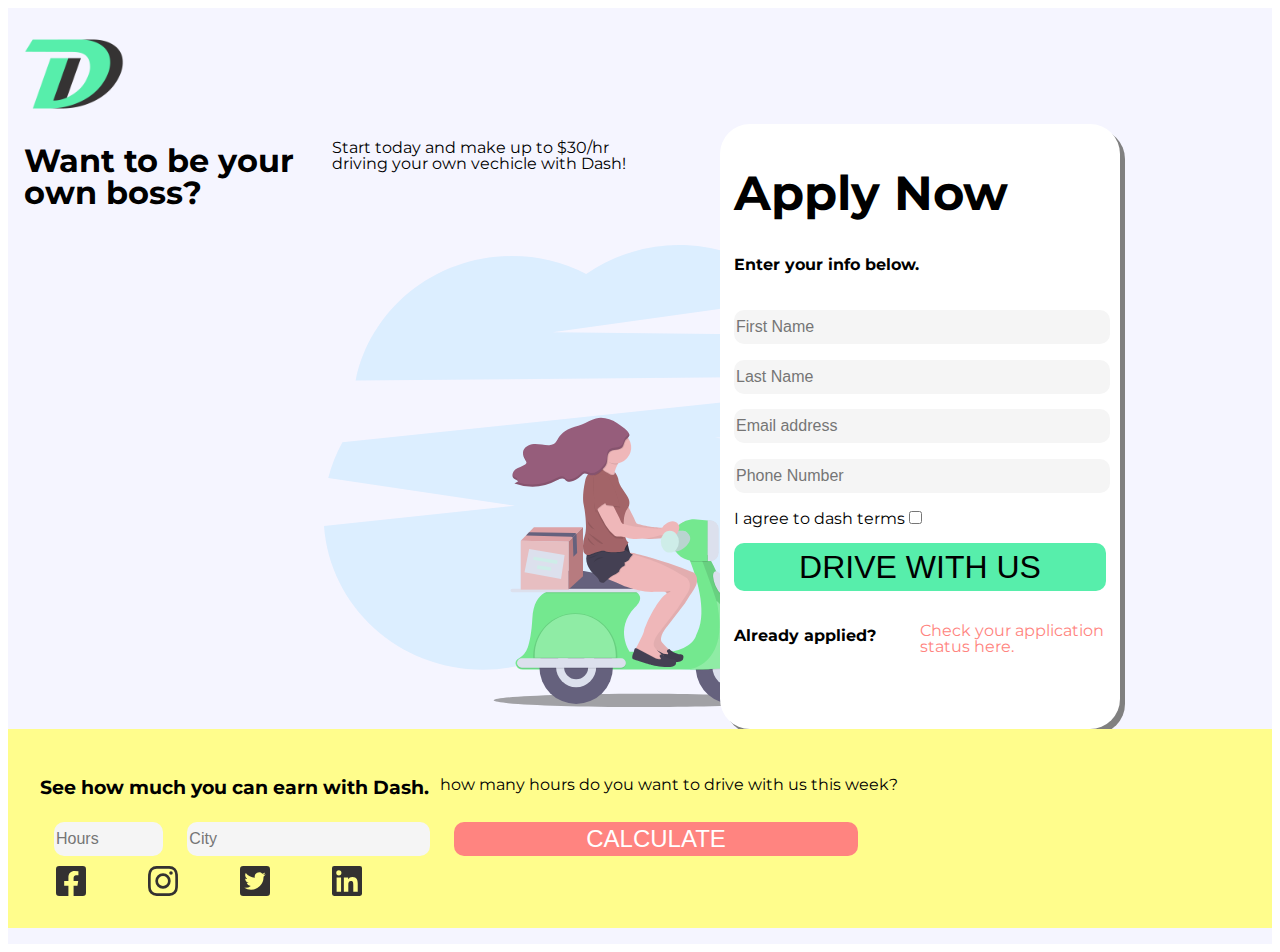
<file: mtm6201-landing-page/index.html>
<!DOCTYPE html>
<html>
    <head>
        <title>Landing Page</title>
        <meta name="viewport" content="width=device-width, initial-scale=1.0">
        <link href="https://fonts.googleapis.com/css2?family=Montserrat&display=swap" rel="stylesheet">
        <link rel="stylesheet" href="css/reset.css">
        <link rel="stylesheet" href="css/styles.css">
    </head>
    <body>
        <main class="main">
            
                <img src="img/logo.png" alt="logo" width="100" height="100">
            <header class="header">
                <h1>Want to be your own boss?</h1>
                <p>Start today and make up to $30/hr driving your own vechicle with Dash!</p>
                <!--Box is "Drive with Us" form-->
                <box class="box">
                    <form>
                        <fieldset>
                            <h2>Apply Now</h2>
                            <h4>Enter your info below.</h4>
                        </fieldset>
                        <fieldset>
                        <!--First Name-->
                            <input type="fname" name="fname" class="form-text" placeholder="First Name">
                        </fieldset>
                        <fieldset>
                         <!--Last Name-->
                            <input type="lname" name="lname" class="form-text" placeholder="Last Name">
                        </fieldset>
                        <fieldset>
                         <!--Email-->
                            <input type="email" name="email" class="form-text" placeholder="Email address">
                        </fieldset>
                        <fieldset> 
                        <!--Phone Number-->
                            <input type="phone" name="phone" class="form-text" placeholder="Phone Number">
                        </fieldset>
                        <fieldset>
                            I agree to dash terms<input type="checkbox" name="agree" value="yes">
                        </fieldset>

                        <!--Button needs more css design so give class-->
                        <div class="button">
                            <fieldset>
                                <input type="submit" value="DRIVE WITH US">
                            </fieldset>
                        </div>
                        <!--Needs fieldset to be inside form box-->
                        <fieldset class="fine">
                            <h4>Already applied?</h4><p>Check your application status here.</p>
                        </fieldset>
                    </form>
                </box>
            </header>

            <footer class="footer">
                <h3>See how much you can earn with Dash.</h3>
                <p>how many hours do you want to drive with us this week?</p>
                <!--Calculate Form in footer-->
                <form class="calculate">
                    <fieldset>
                        <input type="hours" name="hours" class="form-text2" placeholder="Hours">
                    </fieldset>
                    <fieldset>
                        <input type="city" name="city" class="form-text2" placeholder="City">
                    </fieldset>
                    </form>
                <!--Calculate Button-->
                <div class="button2">
                    <fieldset>
                        <input type="submit2" value="CALCULATE">
                    </fieldset>
                </div>
                <div class="social">
                    <img src="img/facebook.svg" alt="facebook" width="30" height="30">
                    <img src="img/instagram.svg" alt="instagram" width="30" height="30">
                    <img src="img/twitter.svg" alt="twitter" width="30" height="30">
                    <img src="img/linkedin.svg" alt="linkedin" width="30" height="30">
                </div>

            </footer>
        </main>
     </body>
</html>
</file>
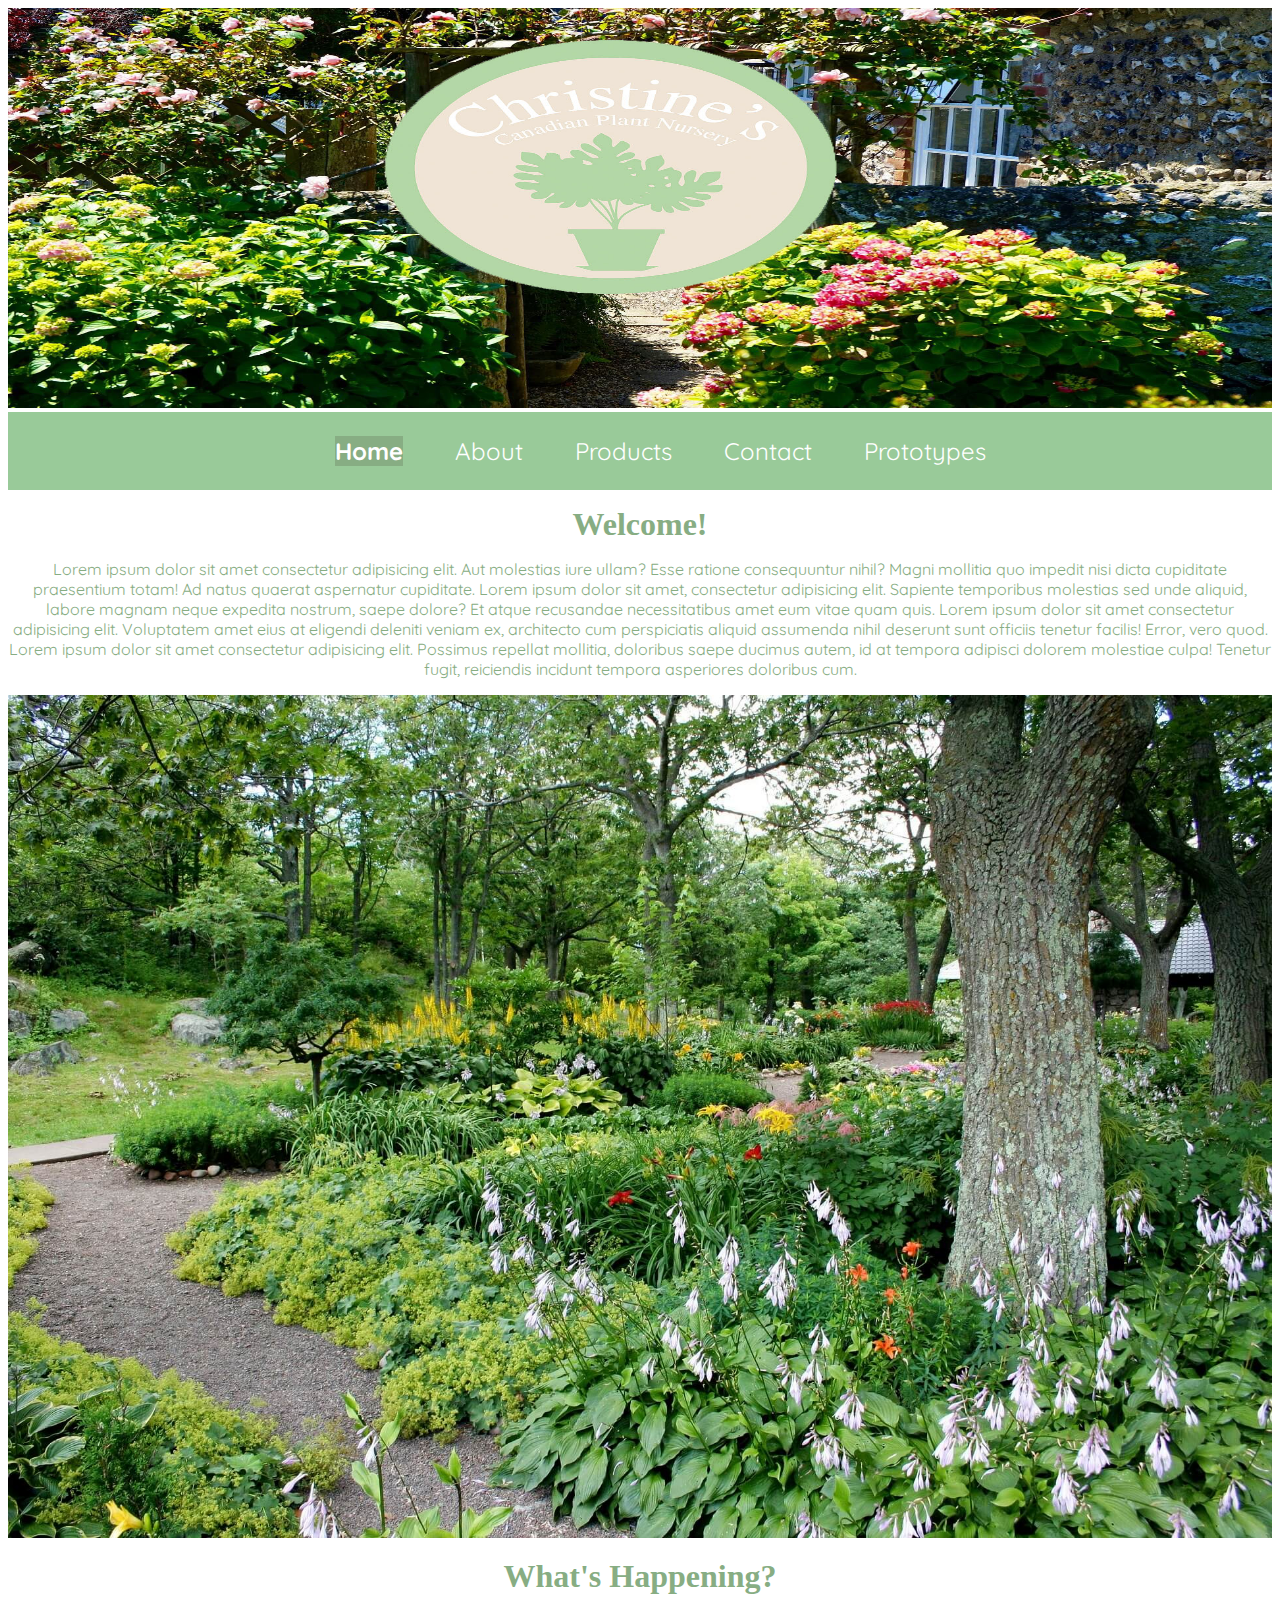
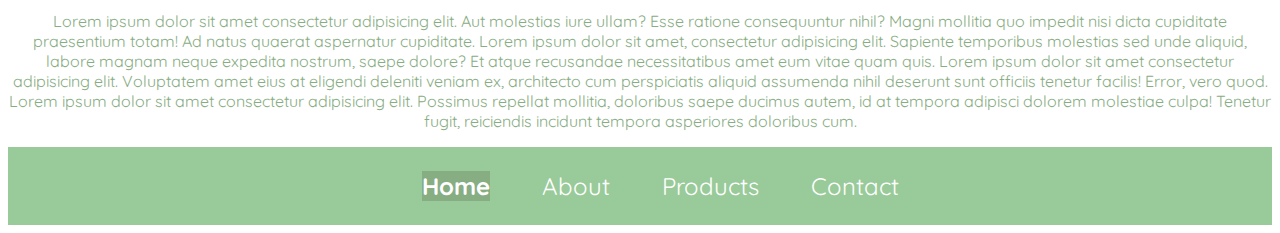
<file: pereira-midterm/index.html>
<!DOCTYPE html>
<html>
    <head>
        <title></title>
        <meta name="viewport" content="width=device-width, initial-scale=1.0">
        <link href="https://fonts.googleapis.com/css2?family=Quicksand&display=swap" rel="stylesheet">
        <link rel="stylesheet" href="css/styles.css">
    </head>
    <body>
       <header>
           <img src="img/homebackground.jpg" alt="homebackground" class="homepage">
       </header>
        <nav>
            <ul>
                <li><a class="active" href="index.html">Home</a></li>
                <li><a href="about.html">About</a></li>
                <li><a href="products.html">Products</a></li>
                <li><a href="contact.html">Contact</a></li>
                <li><a href="prototypes.html">Prototypes</li></a>
            </ul>
        </nav>
        <h1>Welcome!</h1>

        <p>Lorem ipsum dolor sit amet consectetur adipisicing elit. Aut molestias iure ullam? Esse ratione consequuntur nihil? Magni mollitia quo impedit nisi dicta cupiditate praesentium totam! Ad natus quaerat aspernatur cupiditate. Lorem ipsum dolor sit amet, consectetur adipisicing elit. Sapiente temporibus molestias sed unde aliquid, labore magnam neque expedita nostrum, saepe dolore? Et atque recusandae necessitatibus amet eum vitae quam quis. Lorem ipsum dolor sit amet consectetur adipisicing elit. Voluptatem amet eius at eligendi deleniti veniam ex, architecto cum perspiciatis aliquid assumenda nihil deserunt sunt officiis tenetur facilis! Error, vero quod. Lorem ipsum dolor sit amet consectetur adipisicing elit. Possimus repellat mollitia, doloribus saepe ducimus autem, id at tempora adipisci dolorem molestiae culpa! Tenetur fugit, reiciendis incidunt tempora asperiores doloribus cum.</p>
        
        <img src="img/garden.jpg" alt="garden" class="homegarden">
        
        <h1>What's Happening?</h1>
        
        <p>Lorem ipsum dolor sit amet consectetur adipisicing elit. Aut molestias iure ullam? Esse ratione consequuntur nihil? Magni mollitia quo impedit nisi dicta cupiditate praesentium totam! Ad natus quaerat aspernatur cupiditate. Lorem ipsum dolor sit amet, consectetur adipisicing elit. Sapiente temporibus molestias sed unde aliquid, labore magnam neque expedita nostrum, saepe dolore? Et atque recusandae necessitatibus amet eum vitae quam quis. Lorem ipsum dolor sit amet consectetur adipisicing elit. Voluptatem amet eius at eligendi deleniti veniam ex, architecto cum perspiciatis aliquid assumenda nihil deserunt sunt officiis tenetur facilis! Error, vero quod. Lorem ipsum dolor sit amet consectetur adipisicing elit. Possimus repellat mollitia, doloribus saepe ducimus autem, id at tempora adipisci dolorem molestiae culpa! Tenetur fugit, reiciendis incidunt tempora asperiores doloribus cum.</p>
    
    </body>
    <footer>
        <!--make sure the correct page is "active"-->
        <nav>
            <ul>
                <li><a class="active" href="index.html">Home</a></li>
                <li><a href="about.html">About</a></li>
                <li><a href="products.html">Products</a></li>
                <li><a href="contact.html">Contact</a></li>
            </ul>
        </nav>

    </footer>
</html>
</file>
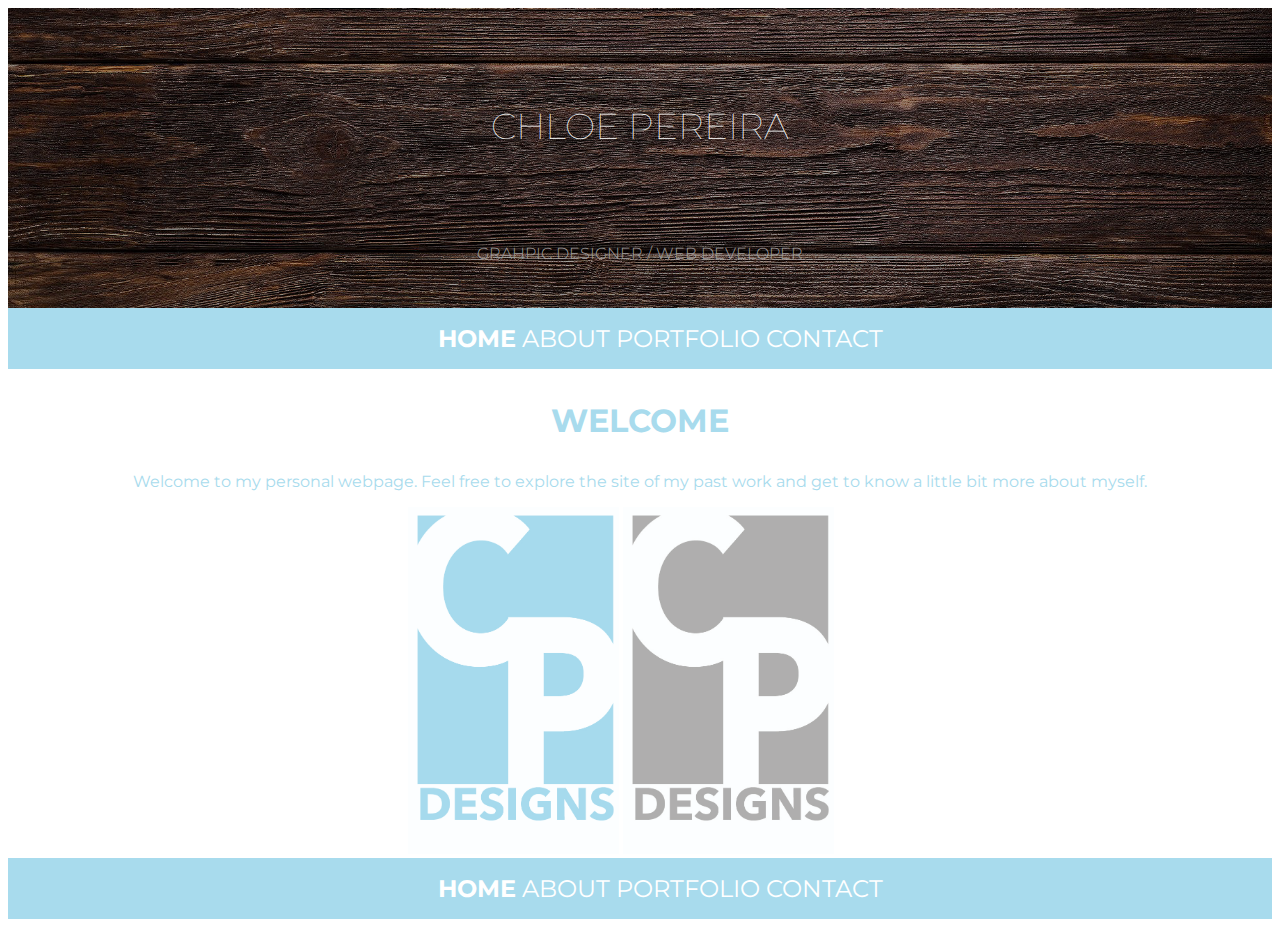
<file: web-portfolio/index.html>
<!DOCTYPE html>
<html>
    <head>
        <title>Web Portfolio</title>
        <meta name="viewport" content="width=device-width, initial-scale=1.0">
        <link href="https://fonts.googleapis.com/css2?family=Montserrat:wght@300&display=swap" rel="stylesheet">
        <link rel="stylesheet" href="css/styles.css">
    </head>
    <body>
        <header>
           <h1>CHLOE PEREIRA</h1>
           <h2>GRAHPIC DESIGNER / WEB DEVELOPER</h2>
        </header>
        <nav>
            <ul> <!-- MAKE SURE PROPER PAGE IS ACTIVE-->
                <li><a class="active" href="index.html">HOME</a></li>
                <li><a href="about.html">ABOUT</a></li>
                <li><a href="portfolio.html">PORTFOLIO</a></li>
                <li><a href="contact.html">CONTACT</a></li>
            </ul>
        </nav>

        <h3>WELCOME</h3>
        <p>Welcome to my personal webpage. Feel free to explore the site of my past work and get to know a little bit more about myself.</p>
        
        <div class="logos">
            <img src="img/personal-logo.jpg" alt="logo" class="logo1">
            <img src="img/personal-logo-grey.jpg" alt="logo" class="logo2">
        </div>
    </body>
    <footer>
        <nav>
            <ul><!-- MAKE SURE PROPER PAGE IS ACTIVE-->
                <li><a class="active" href="index.html">HOME</a></li>
                <li><a href="about.html">ABOUT</a></li>
                <li><a href="portfolio.html">PORTFOLIO</a></li>
                <li><a href="contact.html">CONTACT</a></li>
            </ul>
        </nav>

    </footer>
</html>
</file>
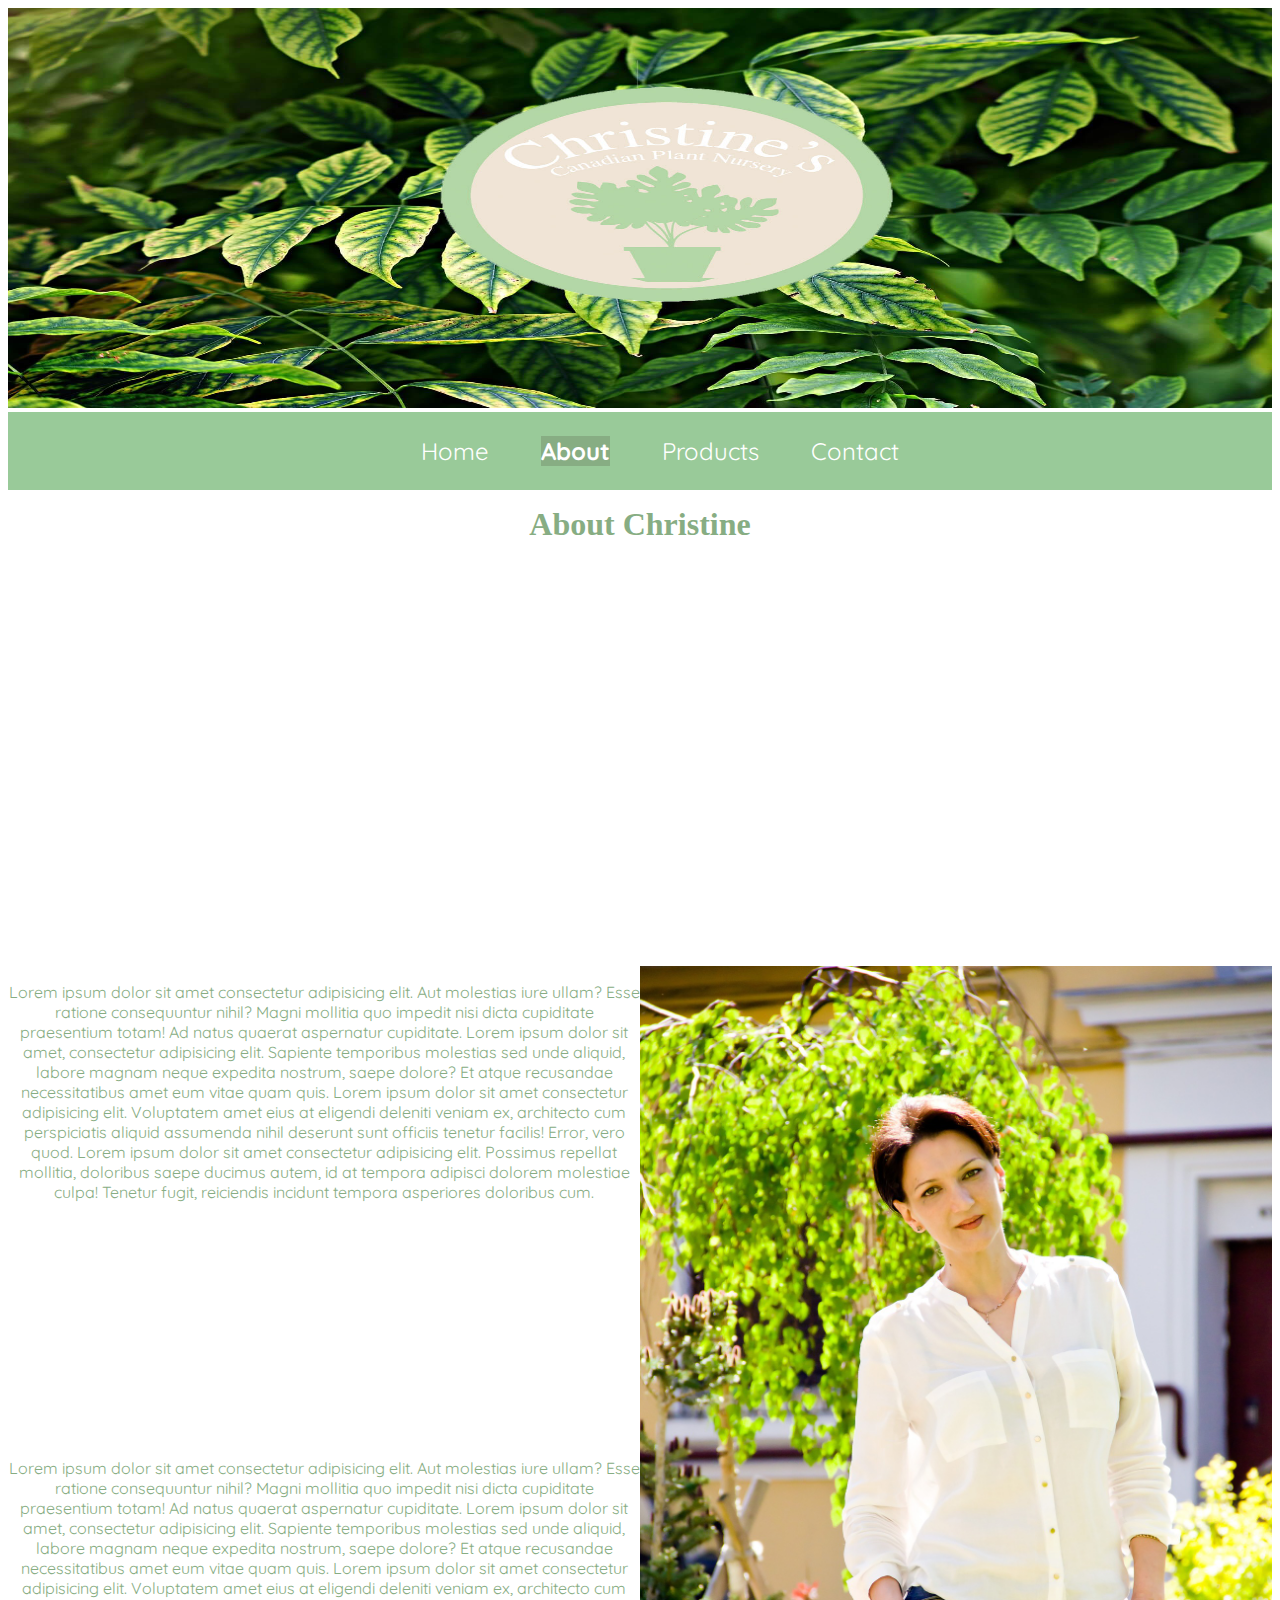
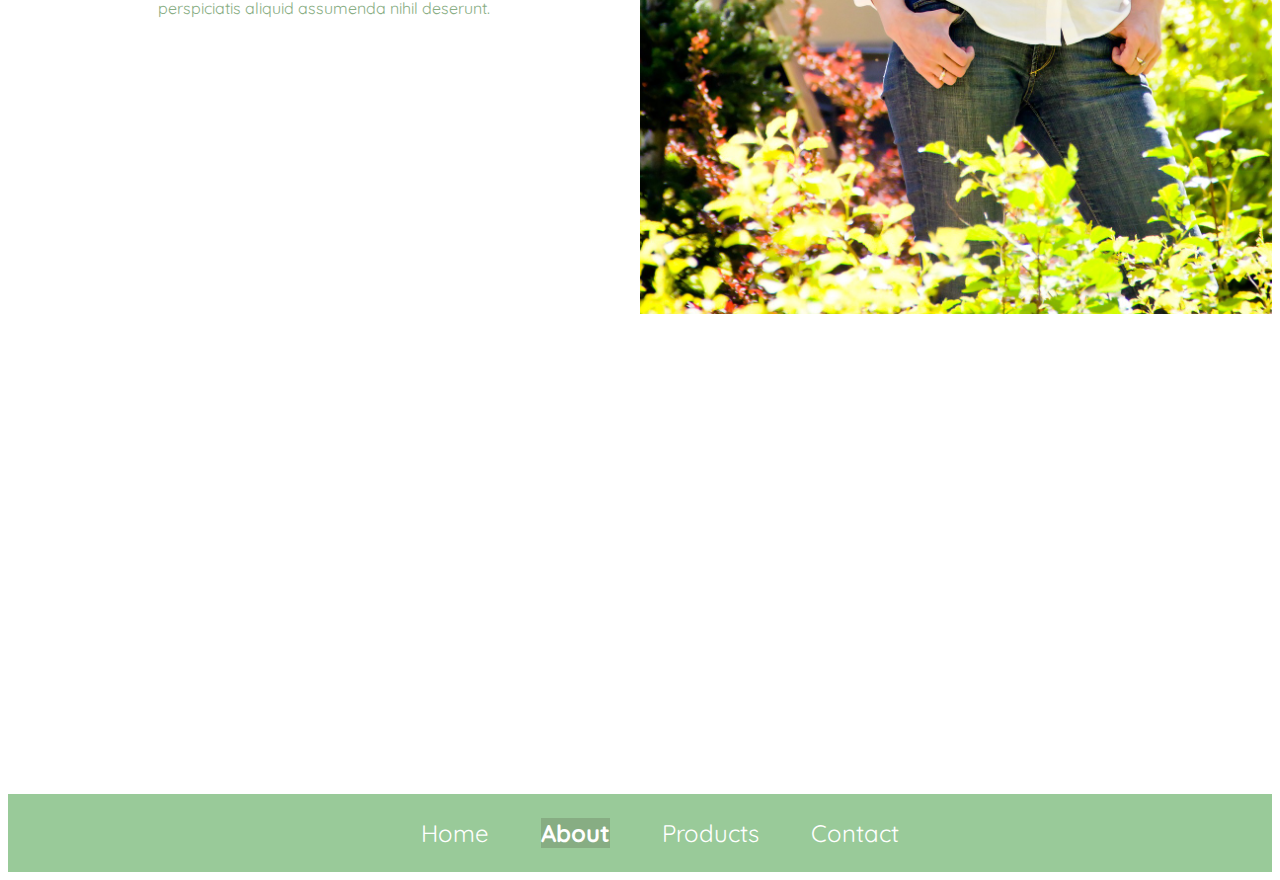
<file: pereira-midterm/about.html>
<!DOCTYPE html>
<html>
    <head>
        <title></title>
        <meta name="viewport" content="width=device-width, initial-scale=1.0">
        <link href="https://fonts.googleapis.com/css2?family=Quicksand&display=swap" rel="stylesheet">
        <link rel="stylesheet" href="css/styles.css">
    </head>
    <body>
        <header>
            <img src="img/aboutbackground.jpg" alt="aboutbackground" class="homepage">
        </header>
        <nav>
             <!--make sure the proper page is "active"-->
            <ul>
                <li><a href="index.html">Home</a></li>
                <li><a class="active" href="about.html">About</a></li>
                 <li><a href="products.html">Products</a></li>
                <li><a href="contact.html">Contact</a></li>
            </ul>
        </nav>
        <div class="about">

            <div class="chris"><h1>About Christine</h1></div>
            <div class="chris"><p>Lorem ipsum dolor sit amet consectetur adipisicing elit. Aut molestias iure ullam? Esse ratione consequuntur nihil? Magni mollitia quo impedit nisi dicta cupiditate praesentium totam! Ad natus quaerat aspernatur cupiditate. Lorem ipsum dolor sit amet, consectetur adipisicing elit. Sapiente temporibus molestias sed unde aliquid, labore magnam neque expedita nostrum, saepe dolore? Et atque recusandae necessitatibus amet eum vitae quam quis. Lorem ipsum dolor sit amet consectetur adipisicing elit. Voluptatem amet eius at eligendi deleniti veniam ex, architecto cum perspiciatis aliquid assumenda nihil deserunt sunt officiis tenetur facilis! Error, vero quod. Lorem ipsum dolor sit amet consectetur adipisicing elit. Possimus repellat mollitia, doloribus saepe ducimus autem, id at tempora adipisci dolorem molestiae culpa! Tenetur fugit, reiciendis incidunt tempora asperiores doloribus cum.</p></div>
            <div class="chris"><img src="img/christine.jpg" alt="christine" class="christine"></div>
            <div class="chris"><p>Lorem ipsum dolor sit amet consectetur adipisicing elit. Aut molestias iure ullam? Esse ratione consequuntur nihil? Magni mollitia quo impedit nisi dicta cupiditate praesentium totam! Ad natus quaerat aspernatur cupiditate. Lorem ipsum dolor sit amet, consectetur adipisicing elit. Sapiente temporibus molestias sed unde aliquid, labore magnam neque expedita nostrum, saepe dolore? Et atque recusandae necessitatibus amet eum vitae quam quis. Lorem ipsum dolor sit amet consectetur adipisicing elit. Voluptatem amet eius at eligendi deleniti veniam ex, architecto cum perspiciatis aliquid assumenda nihil deserunt.</p></div>

        </div>
    </body>
    <footer>
        <!--make sure the correct page is "active"-->
        <nav>
            <ul>
                <li><a href="index.html">Home</a></li>
                <li><a class="active" href="about.html">About</a></li>
                <li><a href="products.html">Products</a></li>
                <li><a href="contact.html">Contact</a></li>
            </ul>
        </nav>

    </footer>
</html>
</file>
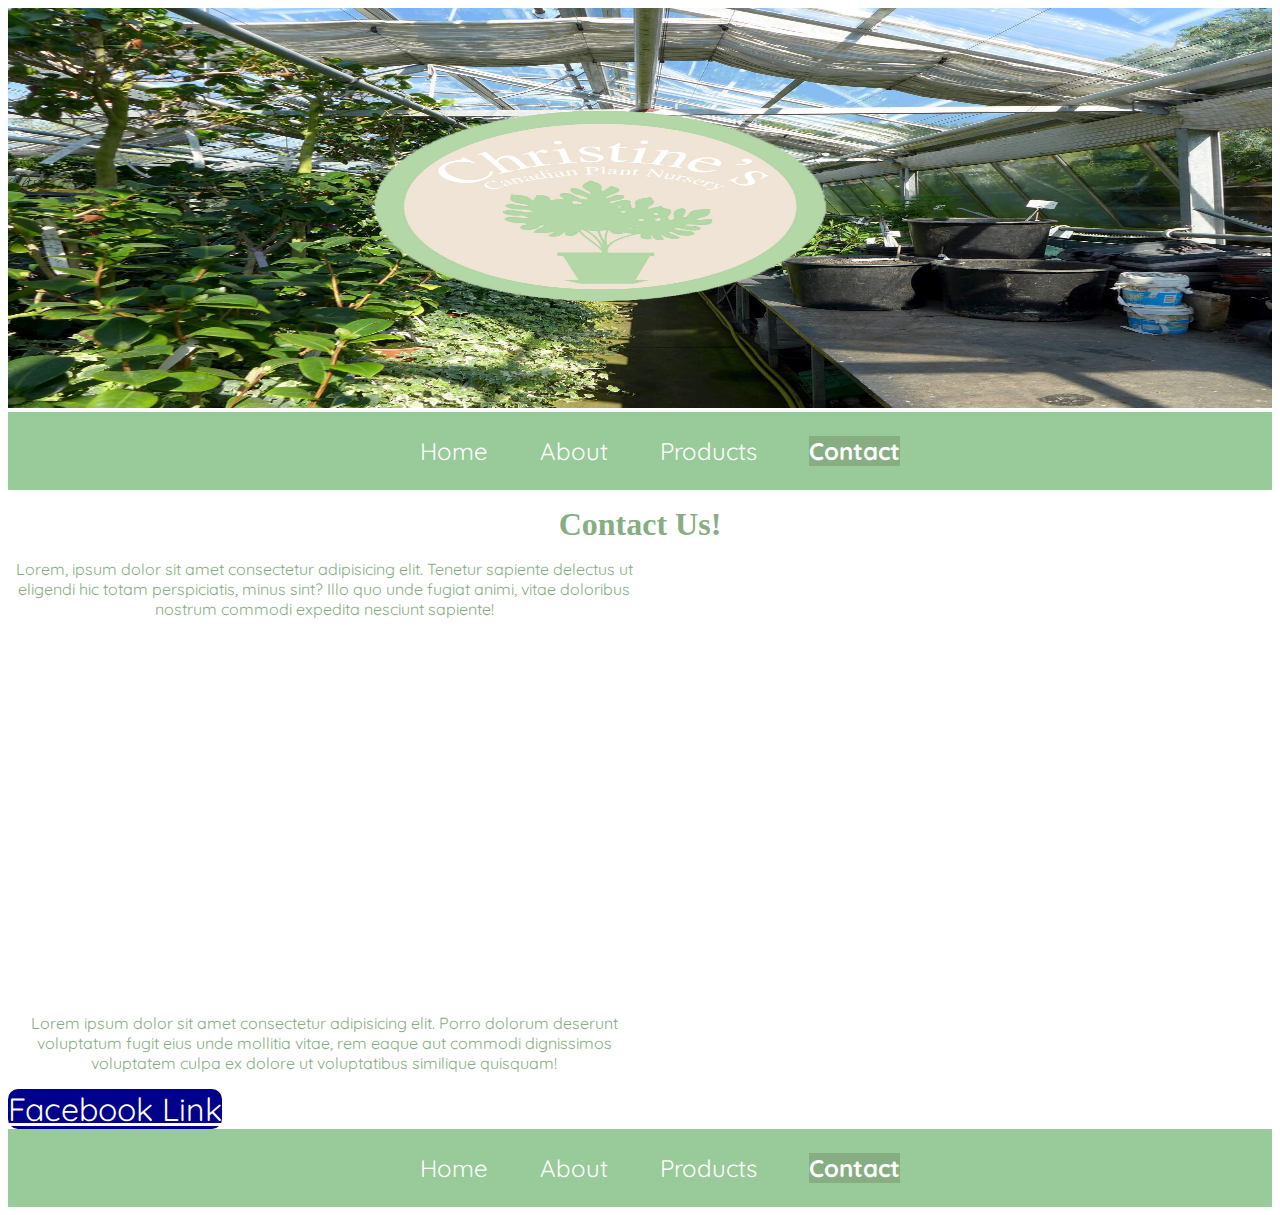
<file: pereira-midterm/contact.html>
<!DOCTYPE html>
<html>
    <head>
        <title></title>
        <meta name="viewport" content="width=device-width, initial-scale=1.0">
        <link href="https://fonts.googleapis.com/css2?family=Quicksand&display=swap" rel="stylesheet">
        <link rel="stylesheet" href="css/styles.css">
    </head>
    <body>
        <header>
            <img src="img/contactbackground.jpg" alt="contactbackground" class="homepage">
        </header>
         <nav>
             <!--make sure the proper page is "active"-->
             <ul>
                 <li><a href="index.html">Home</a></li>
                 <li><a href="about.html">About</a></li>
                 <li><a href="products.html">Products</a></li>
                 <li><a class="active" href="contact.html">Contact</a></li>
             </ul>
         </nav>

        <h1>Contact Us!</h1>
        <div class="contact">
            <p>Lorem, ipsum dolor sit amet consectetur adipisicing elit. Tenetur sapiente delectus ut eligendi hic totam perspiciatis, minus sint? Illo quo unde fugiat animi, vitae doloribus nostrum commodi expedita nesciunt sapiente!</p>
         
            <div class="map">
                <iframe src="https://www.google.com/maps/embed?pb=!1m18!1m12!1m3!1d2887.136185033938!2d-79.41537834932966!3d43.64533487901909!2m3!1f0!2f0!3f0!3m2!1i1024!2i768!4f13.1!3m3!1m2!1s0x882b34e317aca05d%3A0x2bcd2b62512b9e2e!2sQueen%20St%20W%2C%20Toronto%2C%20ON!5e0!3m2!1sen!2sca!4v1586735113886!5m2!1sen!2sca" width="487" height="450" frameborder="0" style="border:0;" allowfullscreen="" aria-hidden="false" tabindex="0"></iframe>
            </div>
            <p>Lorem ipsum dolor sit amet consectetur adipisicing elit. Porro dolorum deserunt voluptatum fugit eius unde mollitia vitae, rem eaque aut commodi dignissimos voluptatem culpa ex dolore ut voluptatibus similique quisquam!</p>
        </div>
        
        <a class="button" href="https://www.facebook.com/Christines-Canadian-Plant-Nursery-158125144242910/">Facebook Link</a>
        
    </body>
    <footer>
        <!--make sure the correct page is "active"-->
        <nav>
            <ul>
                <li><a href="index.html">Home</a></li>
                <li><a href="about.html">About</a></li>
                <li><a href="products.html">Products</a></li>
                <li><a class="active" href="contact.html">Contact</a></li>
            </ul>
        </nav>

    </footer>
</html>
</file>
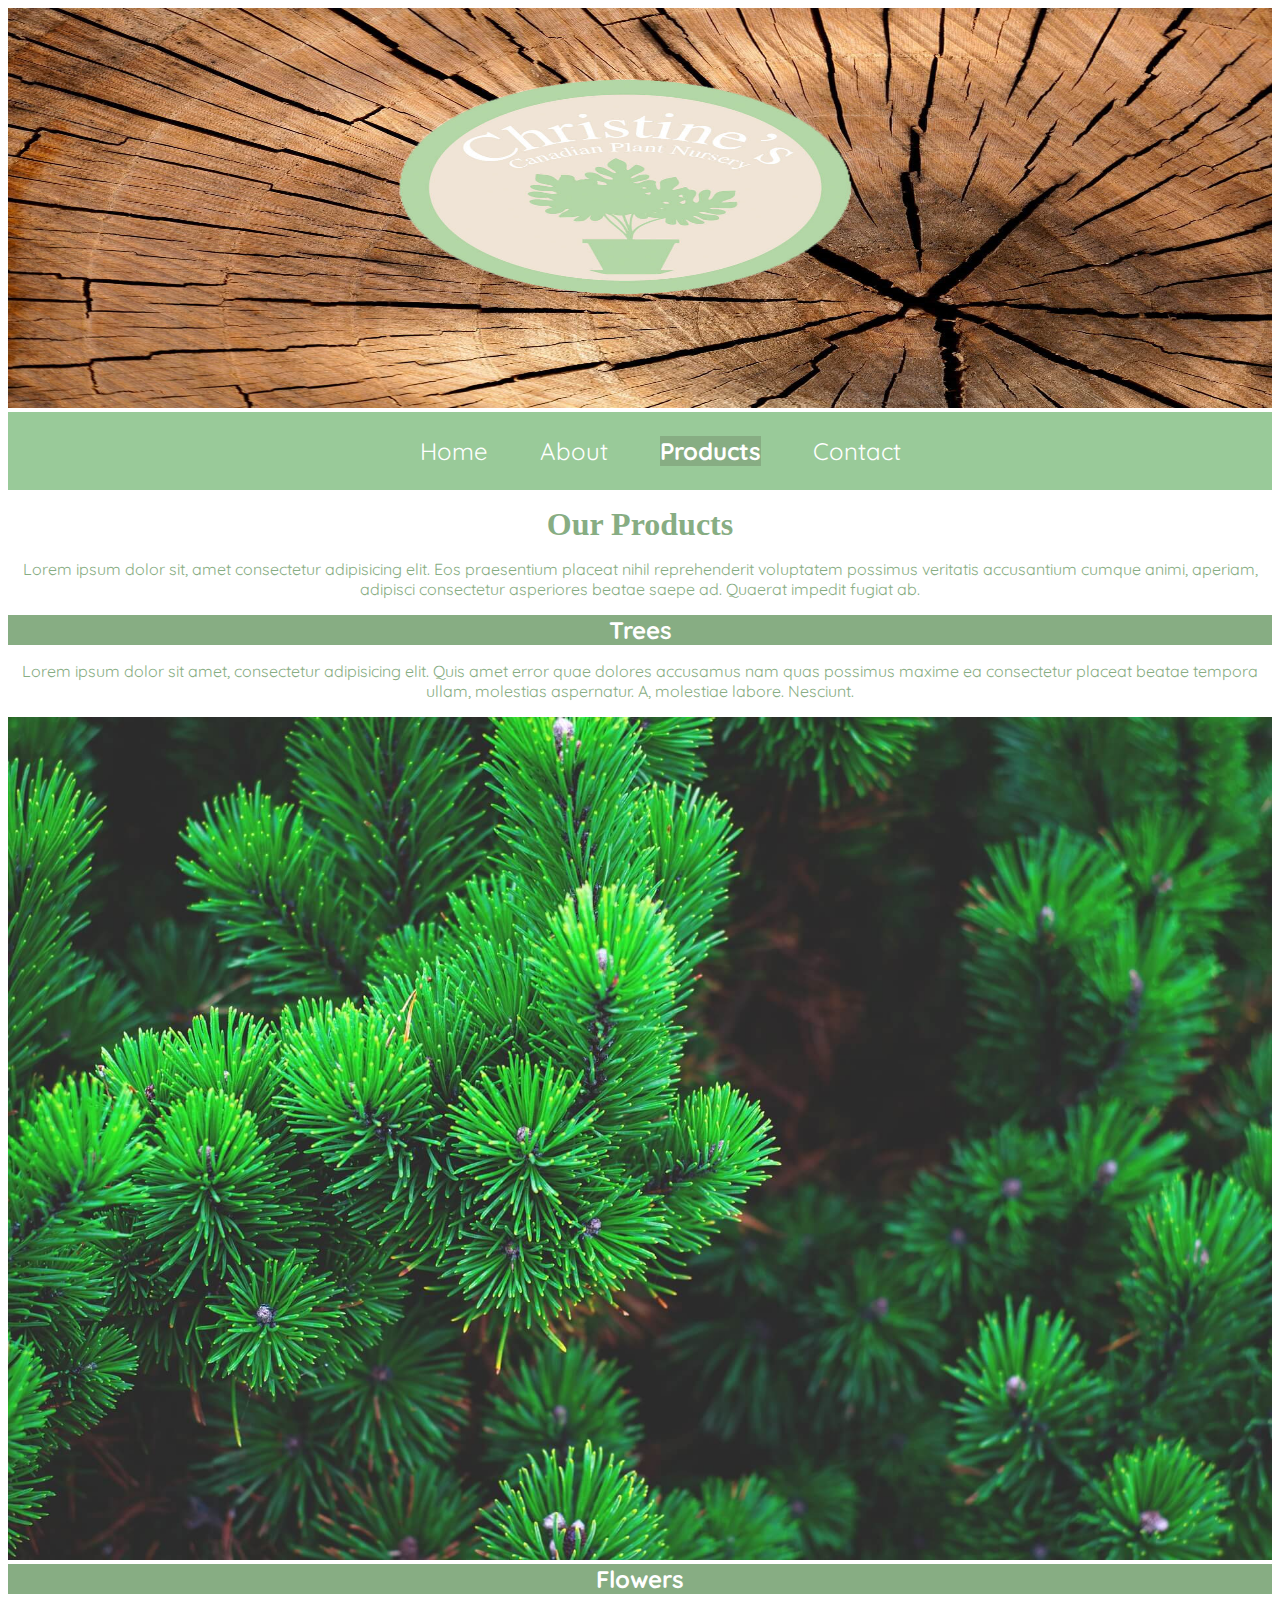
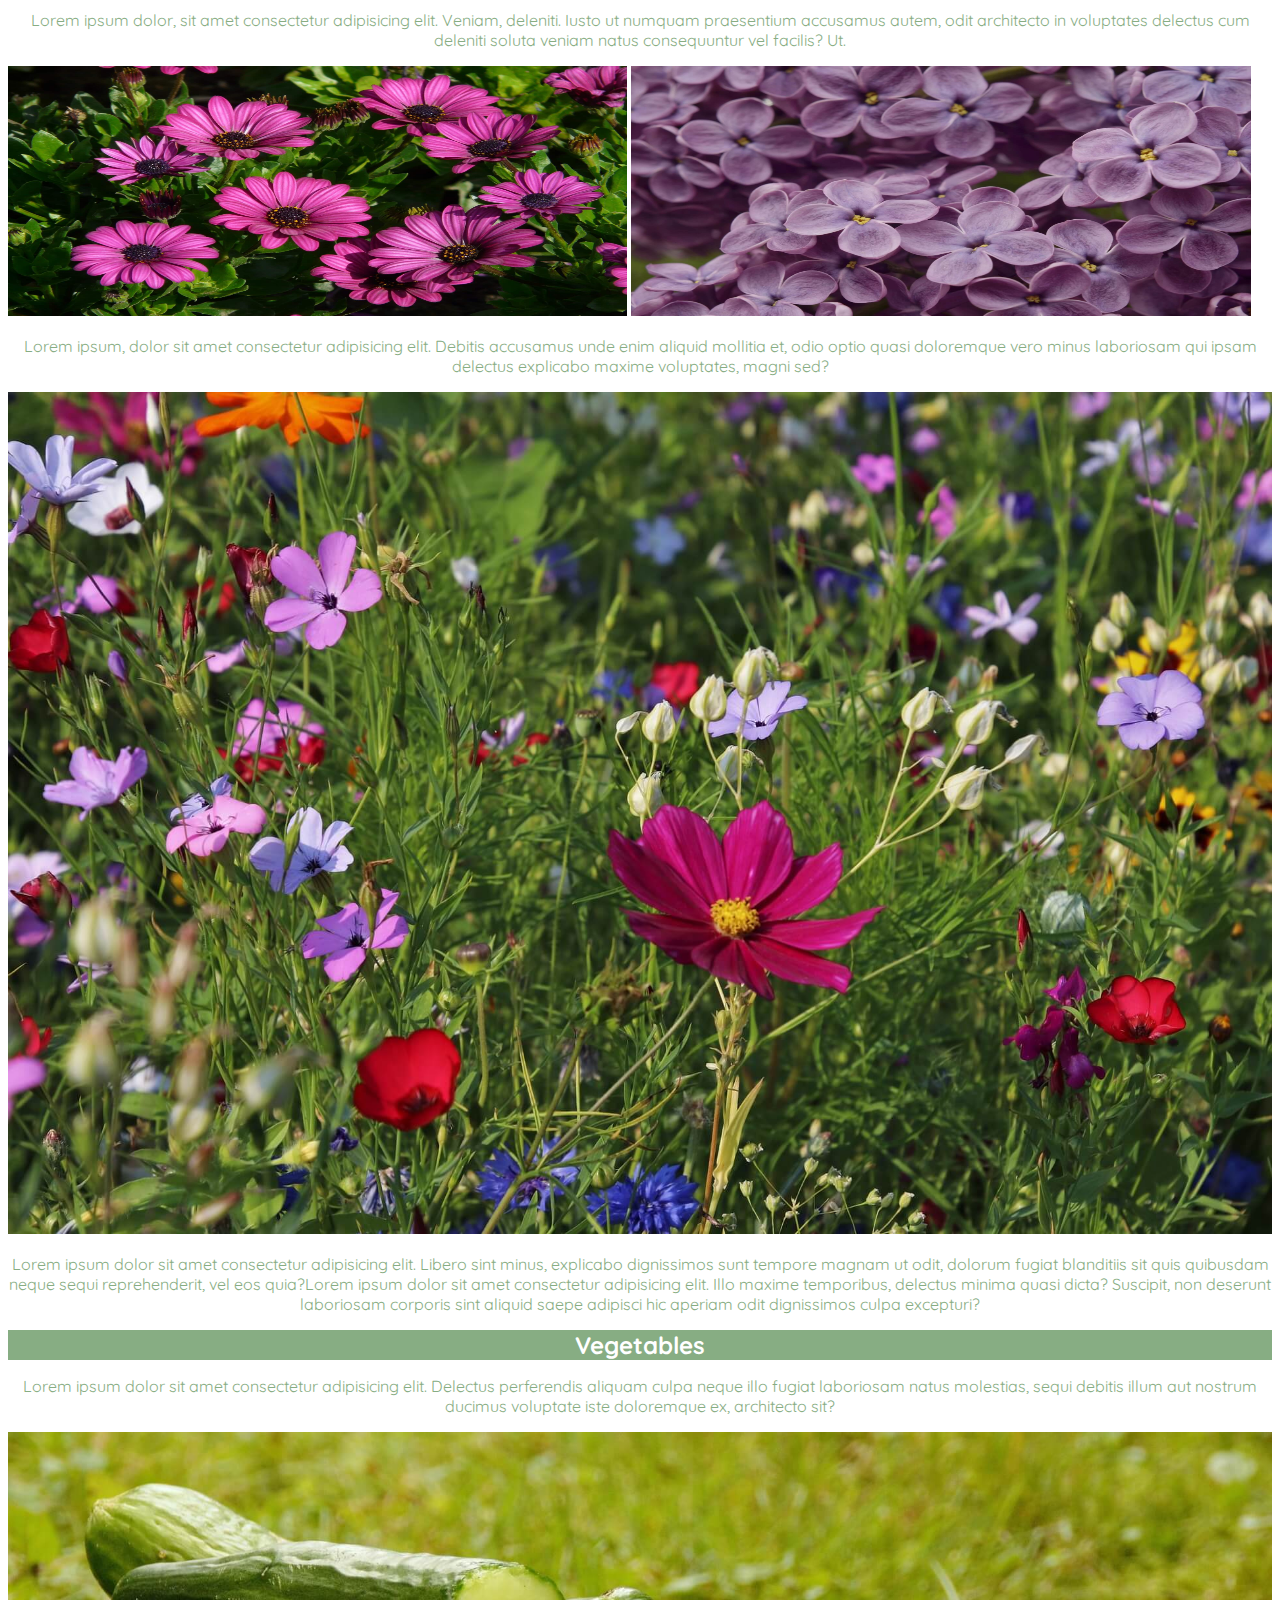
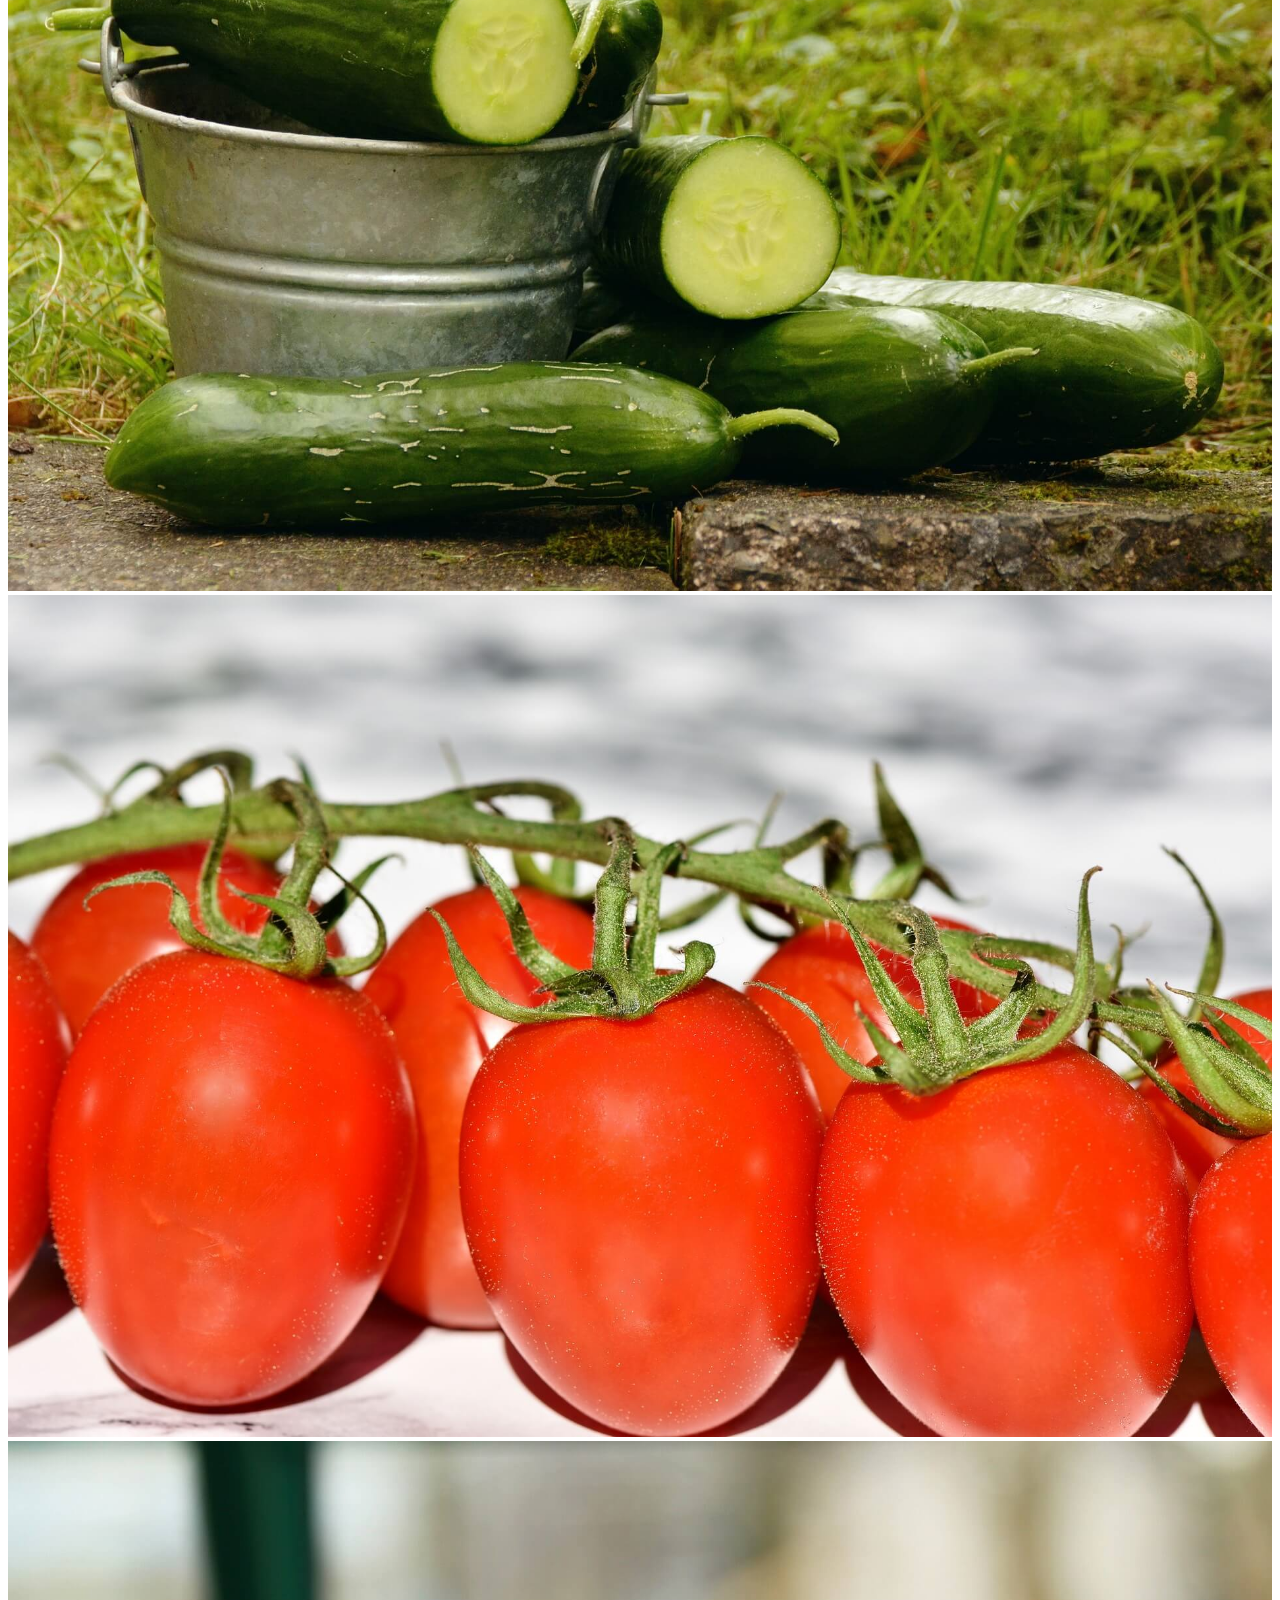
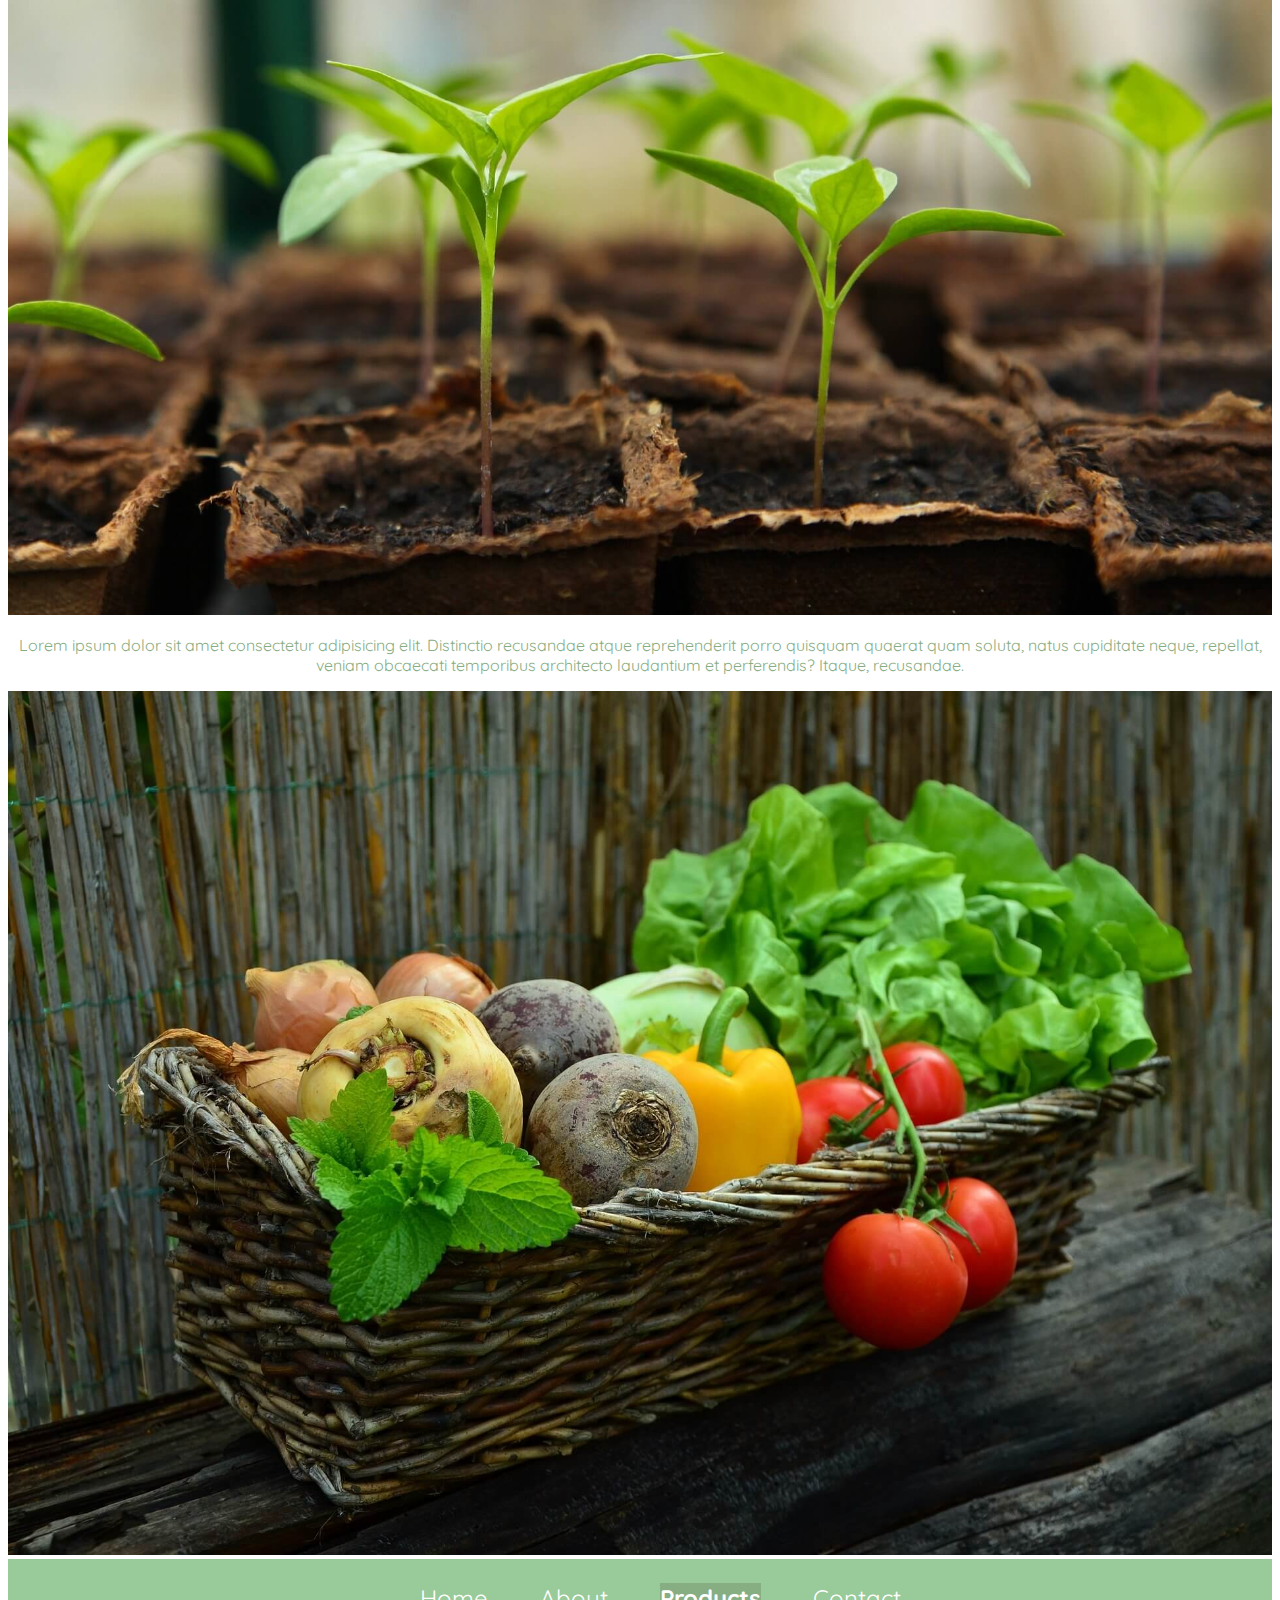
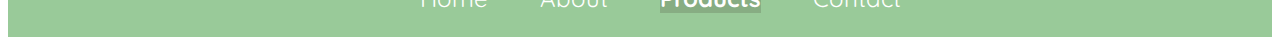
<file: pereira-midterm/products.html>
<!DOCTYPE html>
<html>
    <head>
        <title></title>
        <meta name="viewport" content="width=device-width, initial-scale=1.0">
        <link href="https://fonts.googleapis.com/css2?family=Quicksand&display=swap" rel="stylesheet">
        <link rel="stylesheet" href="css/styles.css">
    </head>
    <body>
        <header>
            <img src="img/productsbackground.jpg" alt="productsbackground" class="homepage">
        </header>
         <nav>
             <!--make sure the proper page is "active"-->
             <ul>
                 <li><a href="index.html">Home</a></li>
                 <li><a href="about.html">About</a></li>
                 <li><a class="active" href="products.html">Products</a></li>
                 <li><a href="contact.html">Contact</a></li>
             </ul>
         </nav>
         <h1>Our Products</h1>

         <p>Lorem ipsum dolor sit, amet consectetur adipisicing elit. Eos praesentium placeat nihil reprehenderit voluptatem possimus veritatis accusantium cumque animi, aperiam, adipisci consectetur asperiores beatae saepe ad. Quaerat impedit fugiat ab.</p>
         
         <h2>Trees</h2>
         
         <p>Lorem ipsum dolor sit amet, consectetur adipisicing elit. Quis amet error quae dolores accusamus nam quas possimus maxime ea consectetur placeat beatae tempora ullam, molestias aspernatur. A, molestiae labore. Nesciunt.</p>
         
         <img src="img/pine.jpg" alt="pine tree" class="products">
         
         <h2>Flowers</h2>
         
         <p>Lorem ipsum dolor, sit amet consectetur adipisicing elit. Veniam, deleniti. Iusto ut numquam praesentium accusamus autem, odit architecto in voluptates delectus cum deleniti soluta veniam natus consequuntur vel facilis? Ut.</p>
         
         <!--need div for flexbox for tablet/desktop-->
         
             <img src="img/pink.jpg" alt="pink flowers" class="flowers">
             <img src="img/lilac.jpg" alt="pink flowers" class="flowers">
        

         <p>Lorem ipsum, dolor sit amet consectetur adipisicing elit. Debitis accusamus unde enim aliquid mollitia et, odio optio quasi doloremque vero minus laboriosam qui ipsam delectus explicabo maxime voluptates, magni sed?</p>

         <img src="img/flowers.jpg" alt="pink flowers" class="products">

         <p>Lorem ipsum dolor sit amet consectetur adipisicing elit. Libero sint minus, explicabo dignissimos sunt tempore magnam ut odit, dolorum fugiat blanditiis sit quis quibusdam neque sequi reprehenderit, vel eos quia?Lorem ipsum dolor sit amet consectetur adipisicing elit. Illo maxime temporibus, delectus minima quasi dicta? Suscipit, non deserunt laboriosam corporis sint aliquid saepe adipisci hic aperiam odit dignissimos culpa excepturi?</p>

         <h2>Vegetables</h2>

         <p>Lorem ipsum dolor sit amet consectetur adipisicing elit. Delectus perferendis aliquam culpa neque illo fugiat laboriosam natus molestias, sequi debitis illum aut nostrum ducimus voluptate iste doloremque ex, architecto sit?</p>

         <img src="img/cucumbers.jpg" alt="cucumbers" class="products">
         <img src="img/tomatoes.jpg" alt="tomatoes" class="products">
         <img src="img/seeds.jpg" alt="seeds" class="products">

         <p>Lorem ipsum dolor sit amet consectetur adipisicing elit. Distinctio recusandae atque reprehenderit porro quisquam quaerat quam soluta, natus cupiditate neque, repellat, veniam obcaecati temporibus architecto laudantium et perferendis? Itaque, recusandae.</p>

         <img src="img/vegetables.jpg" alt="vegetables" class="products">

    </body>
    <footer>
        <nav>
        <!--make sure the proper page is "active"-->
            <ul>
                <li><a href="index.html">Home</a></li>
                <li><a href="about.html">About</a></li>
                <li><a class="active" href="products.html">Products</a></li>
                <li><a href="contact.html">Contact</a></li>
            </ul>
        </nav>
    </footer>
</file>
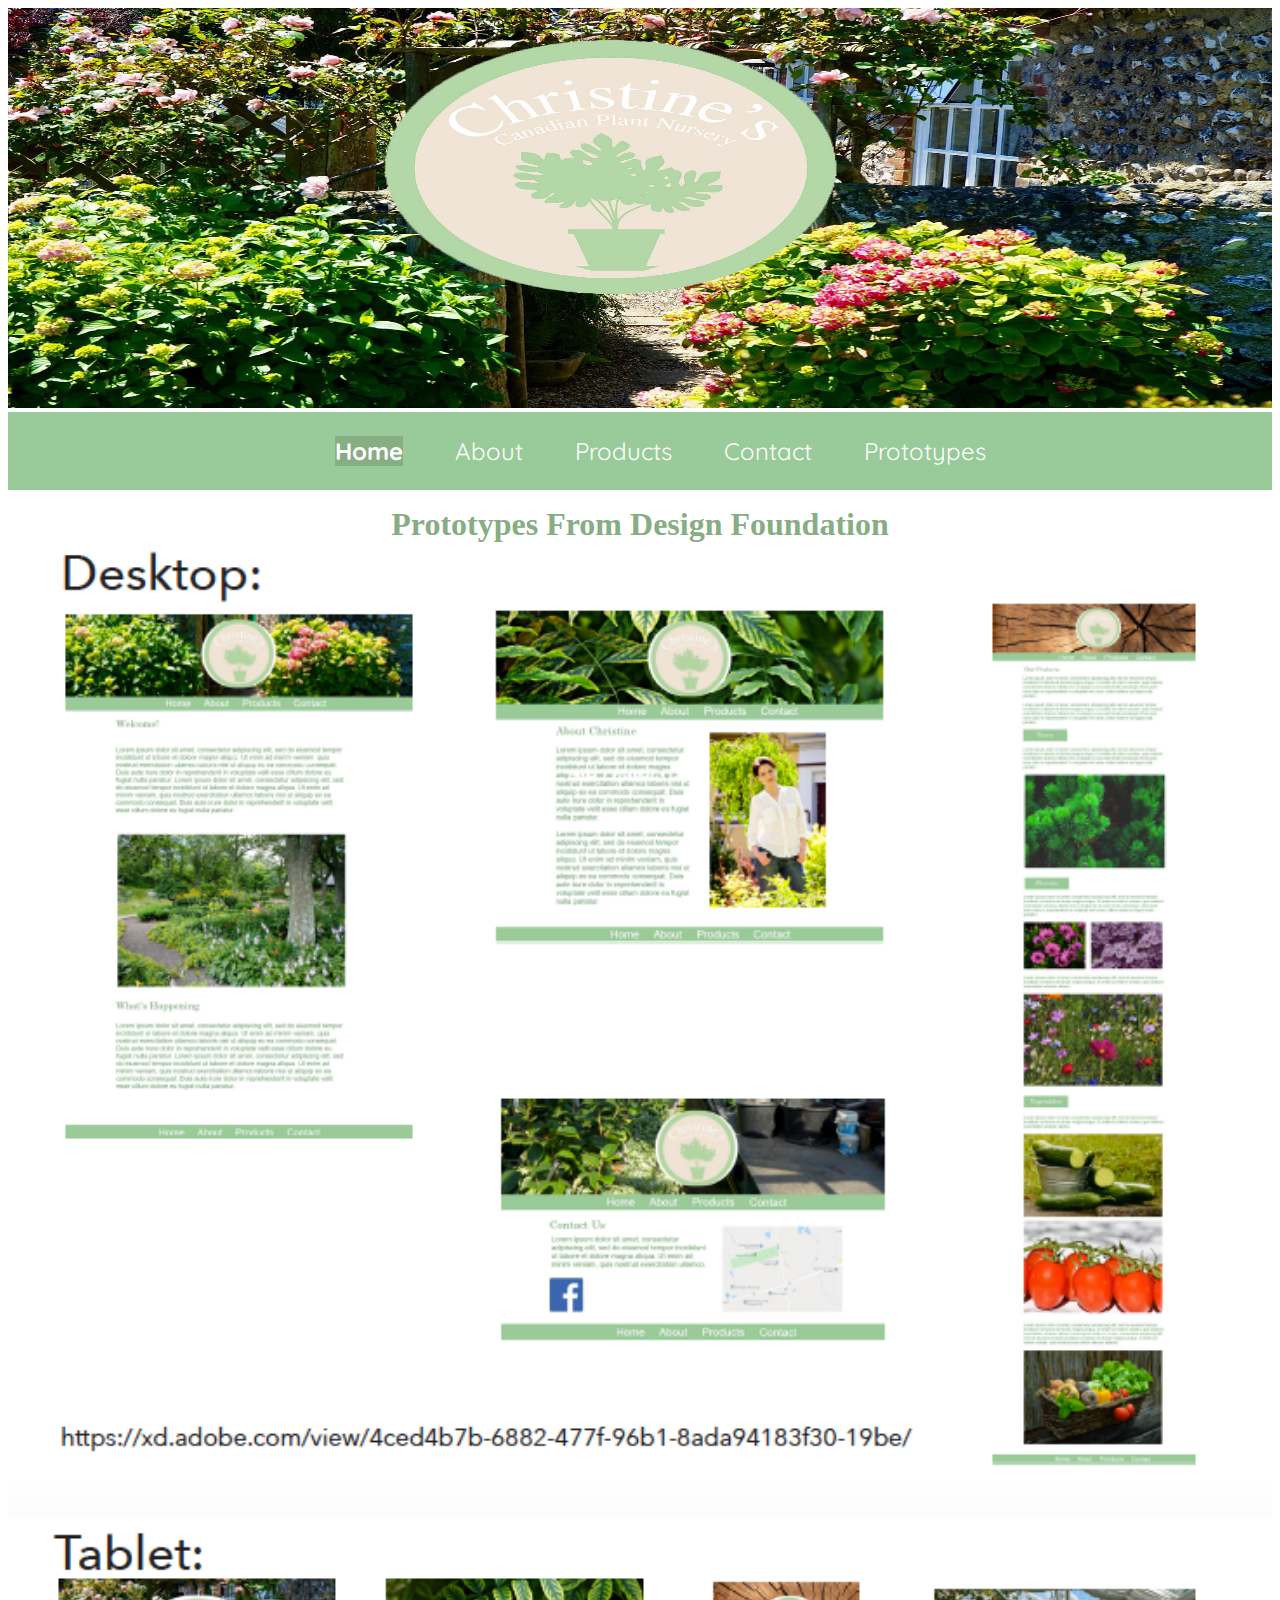
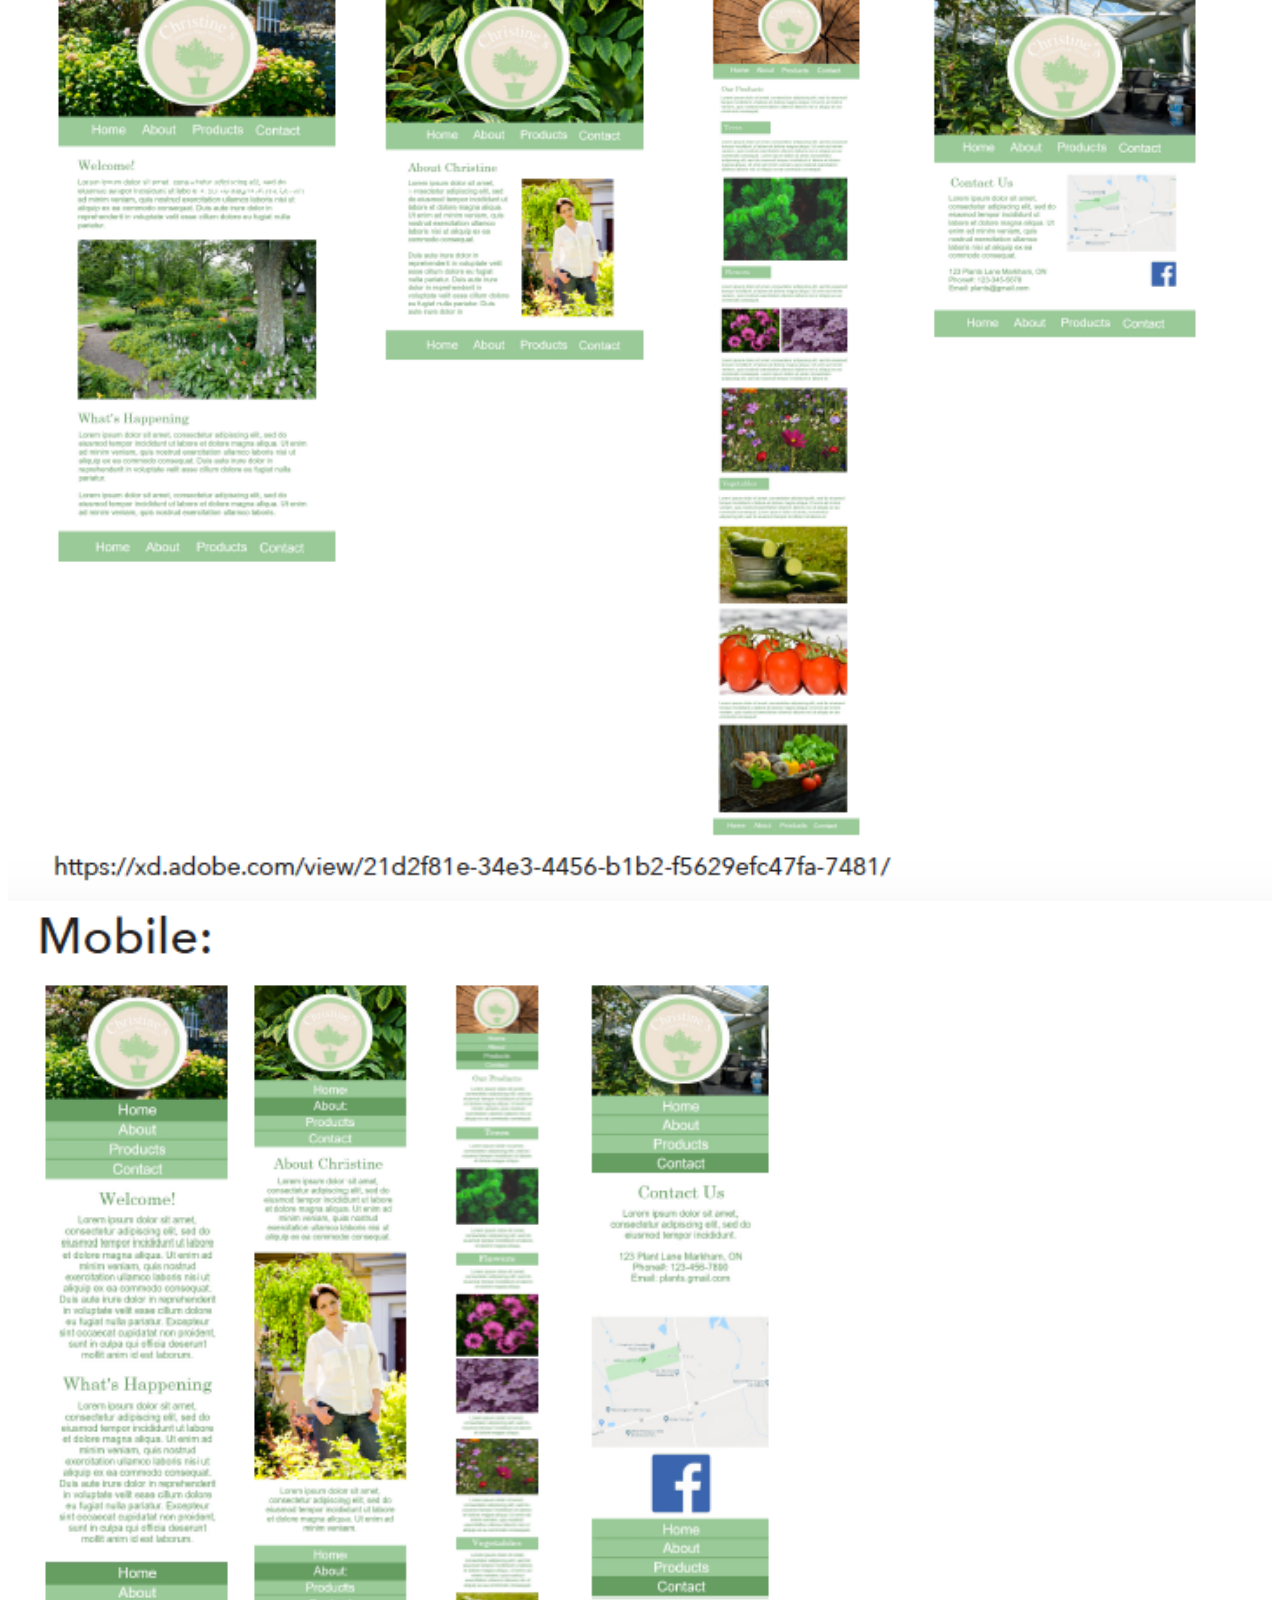
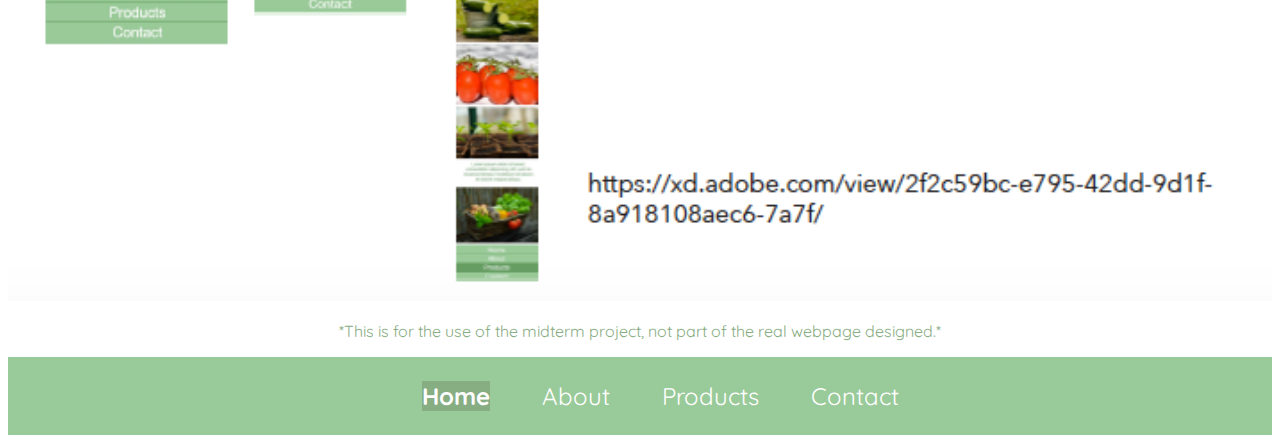
<file: pereira-midterm/prototypes.html>
<!DOCTYPE html>
<html>
    <head>
        <title></title>
        <meta name="viewport" content="width=device-width, initial-scale=1.0">
        <link href="https://fonts.googleapis.com/css2?family=Quicksand&display=swap" rel="stylesheet">
        <link rel="stylesheet" href="css/styles.css">
    </head>
    <body>
       <header>
           <img src="img/homebackground.jpg" alt="homebackground" class="homepage">
       </header>
        <nav>
            <ul>
                <li><a class="active" href="index.html">Home</a></li>
                <li><a href="about.html">About</a></li>
                <li><a href="products.html">Products</a></li>
                <li><a href="contact.html">Contact</a></li>
                <li><a href="prototypes.html">Prototypes</li></a>
            </ul>
        </nav>
        <h1>Prototypes From Design Foundation</h1>

        <img src="img/desktop.jpg" alt="desktop view" class="prototypes">
        <img src="img/tablet.jpg" alt="tablet view" class="prototypes">
        <img src="img/mobile.jpg" alt="mobile view" class="prototypes">

        <p>*This is for the use of the midterm project, not part of the real webpage designed.* </p>
    </body>
    <footer>
        <!--make sure the correct page is "active"-->
        <nav>
            <ul>
                <li><a class="active" href="index.html">Home</a></li>
                <li><a href="about.html">About</a></li>
                <li><a href="products.html">Products</a></li>
                <li><a href="contact.html">Contact</a></li>
            </ul>
        </nav>

    </footer>
</html>
</file>
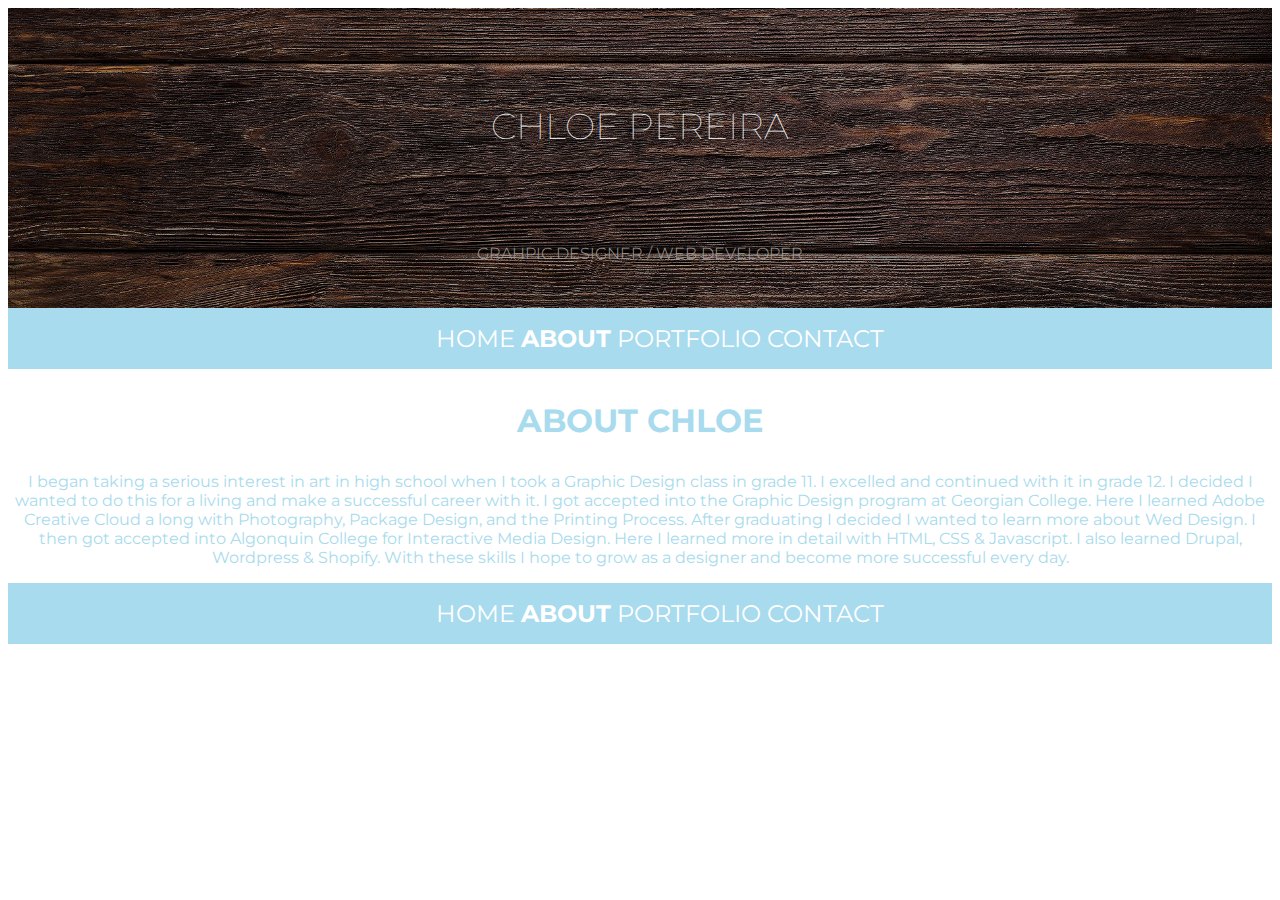
<file: web-portfolio/about.html>
<!DOCTYPE html>
<html>
    <head>
        <title>Web Portfolio</title>
        <meta name="viewport" content="width=device-width, initial-scale=1.0">
        <link href="https://fonts.googleapis.com/css2?family=Montserrat:wght@300&display=swap" rel="stylesheet">
        <link rel="stylesheet" href="css/styles.css">
    </head>
    <body>
        <header>
           <h1>CHLOE PEREIRA</h1>
           <h2>GRAHPIC DESIGNER / WEB DEVELOPER</h2>
        </header>
        <nav>
            <ul> <!-- MAKE SURE PROPER PAGE IS ACTIVE-->
                <li><a href="index.html">HOME</a></li>
                <li><a class="active" href="about.html">ABOUT</a></li>
                <li><a href="portfolio.html">PORTFOLIO</a></li>
                <li><a href="contact.html">CONTACT</a></li>
            </ul>
        </nav>

        <h3>ABOUT CHLOE</h3>
        <p>I began taking a serious interest in art in high school when I took a Graphic Design class in grade 11. I excelled and continued with it in grade 12. I decided I wanted to do this for a living and make a successful career with it. I got accepted into the Graphic Design program at Georgian College. Here I learned Adobe Creative Cloud a long with Photography, Package Design, and the Printing Process. After graduating I decided I wanted to learn more about Wed Design. I then got accepted into Algonquin College for Interactive Media Design. Here I learned more in detail with HTML, CSS & Javascript. I also learned Drupal, Wordpress & Shopify. With these skills I hope to grow as a designer and become more successful every day.</p>
    
    <footer>
        <nav>
            <ul> <!-- MAKE SURE PROPER PAGE IS ACTIVE-->
                <li><a href="index.html">HOME</a></li>
                <li><a class="active" href="about.html">ABOUT</a></li>
                <li><a href="portfolio.html">PORTFOLIO</a></li>
                <li><a href="contact.html">CONTACT</a></li>
            </ul>
        </nav>
       

    </footer>
</html>
</file>
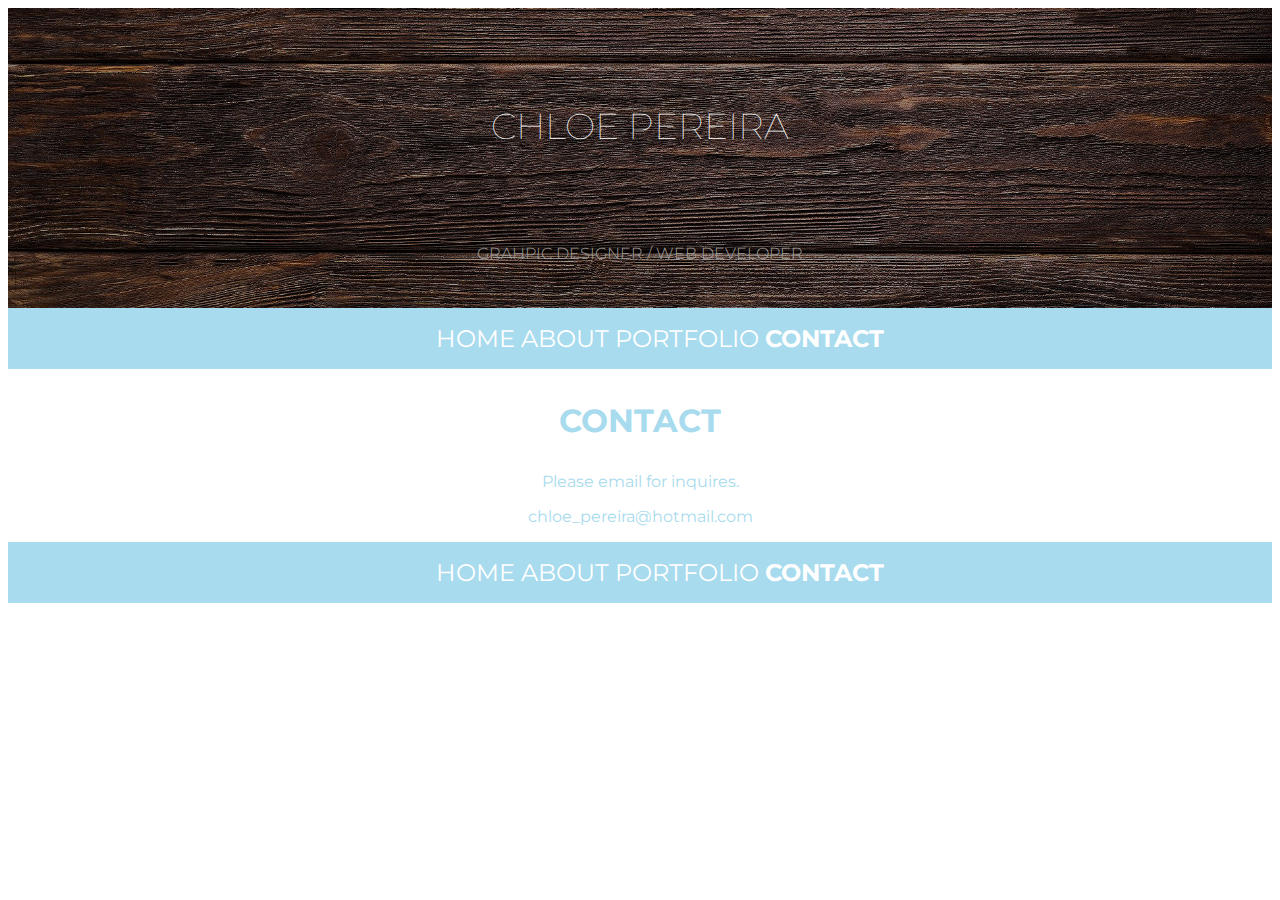
<file: web-portfolio/contact.html>
<!DOCTYPE html>
<html>
    <head>
        <title>Web Portfolio</title>
        <meta name="viewport" content="width=device-width, initial-scale=1.0">
        <link href="https://fonts.googleapis.com/css2?family=Montserrat:wght@300&display=swap" rel="stylesheet">
        <link rel="stylesheet" href="css/styles.css">
    </head>
    <body>
        <header>
           <h1>CHLOE PEREIRA</h1>
           <h2>GRAHPIC DESIGNER / WEB DEVELOPER</h2>
        </header>
        <nav>
            <ul> <!-- MAKE SURE PROPER PAGE IS ACTIVE-->
                <li><a href="index.html">HOME</a></li>
                <li><a href="about.html">ABOUT</a></li>
                <li><a href="portfolio.html">PORTFOLIO</a></li>
                <li><a class="active" href="contact.html">CONTACT</a></li>
            </ul>
        </nav>

        <h3>CONTACT</h3>
        <p>Please email for inquires.</p>
        <p>chloe_pereira@hotmail.com</p>
        
    </body>
    <footer>
        <nav>
            <ul> <!-- MAKE SURE PROPER PAGE IS ACTIVE-->
                <li><a href="index.html">HOME</a></li>
                <li><a href="about.html">ABOUT</a></li>
                <li><a href="portfolio.html">PORTFOLIO</a></li>
                <li><a class="active" href="contact.html">CONTACT</a></li>
            </ul>
        </nav>
    </footer>
</html>
</file>
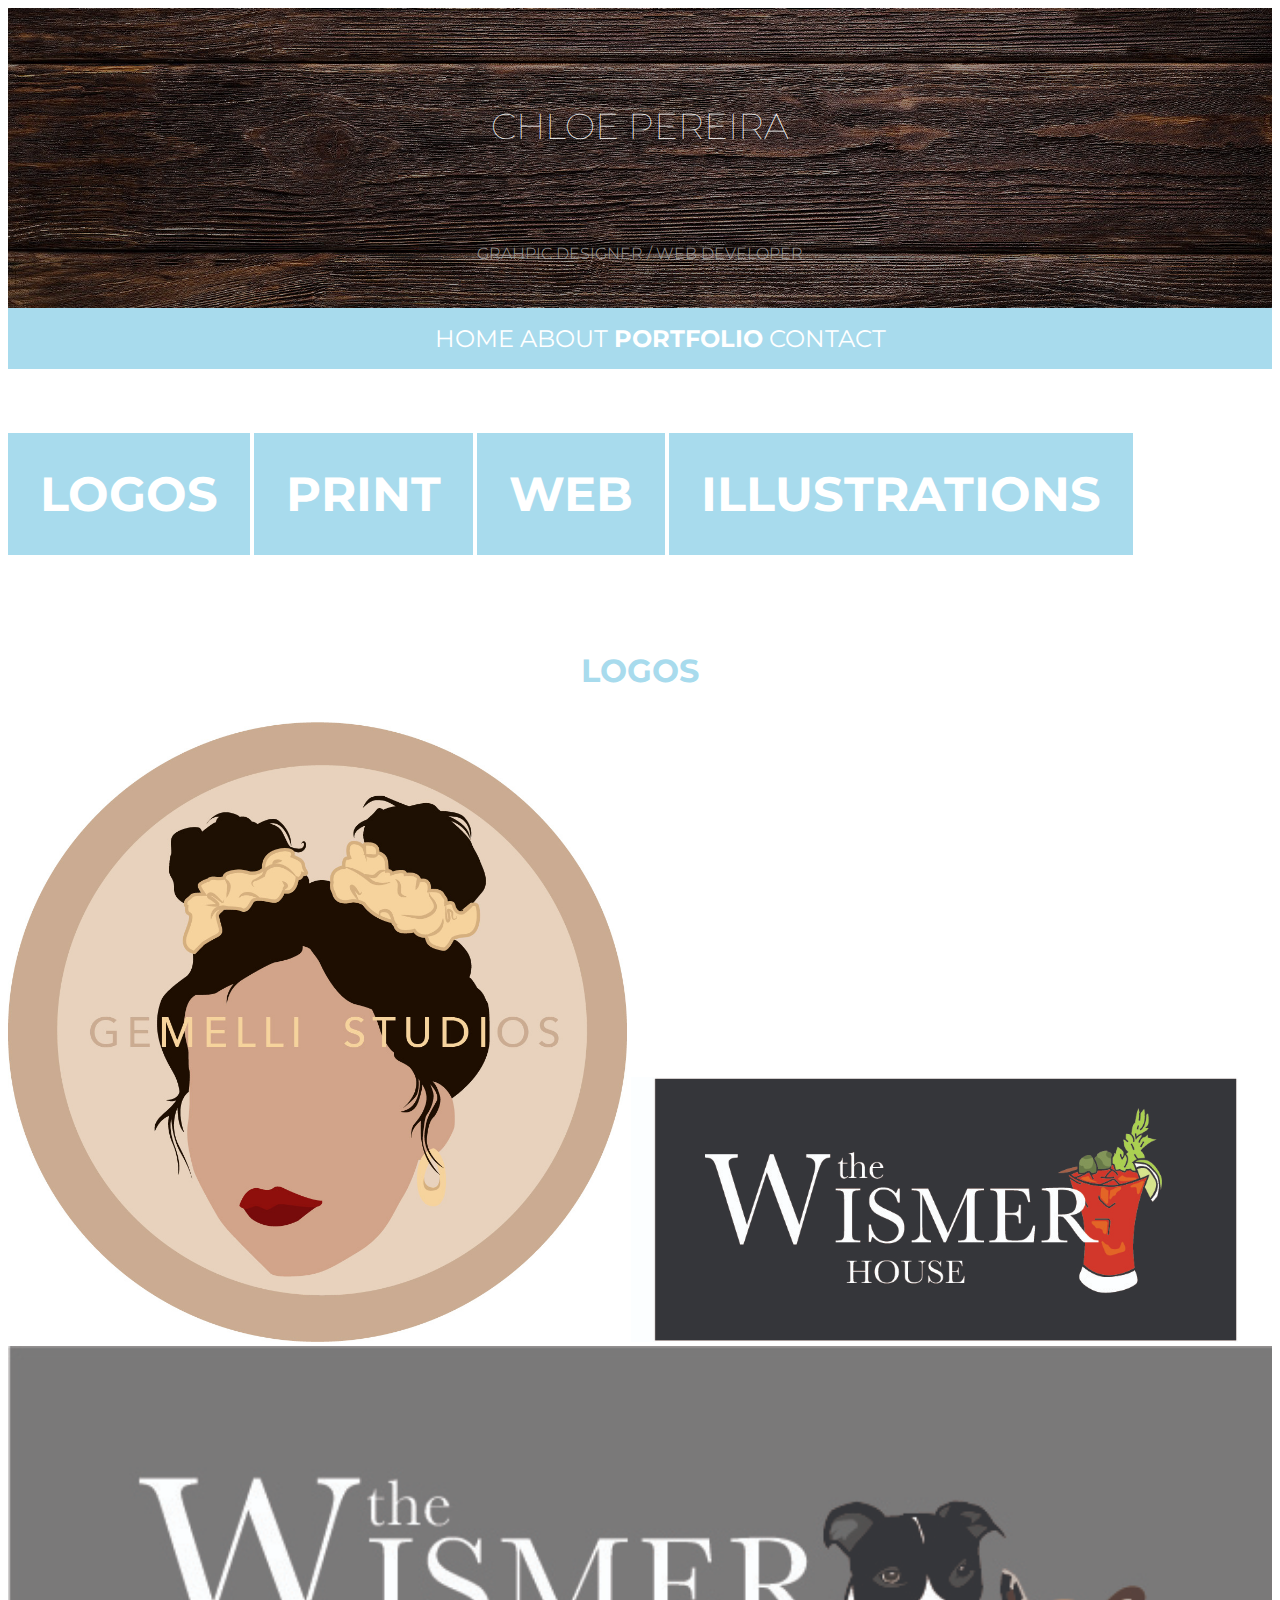
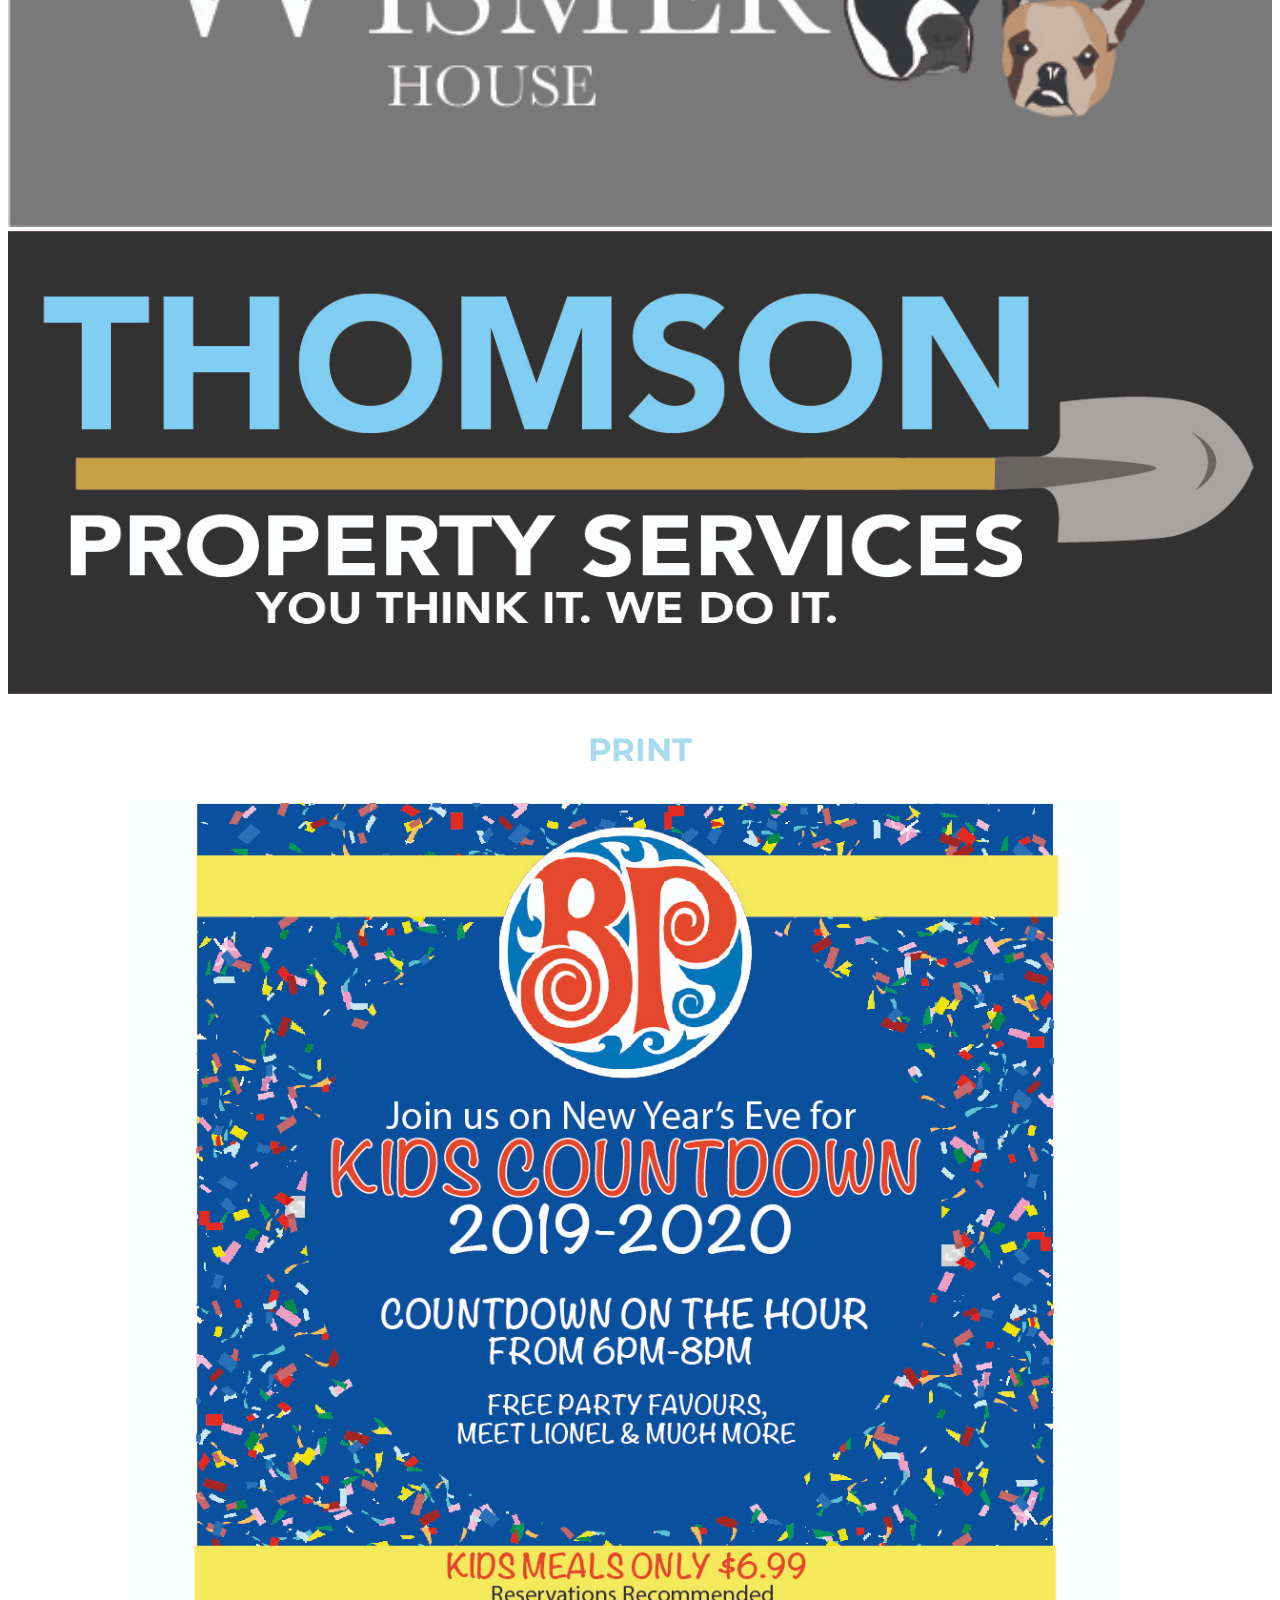
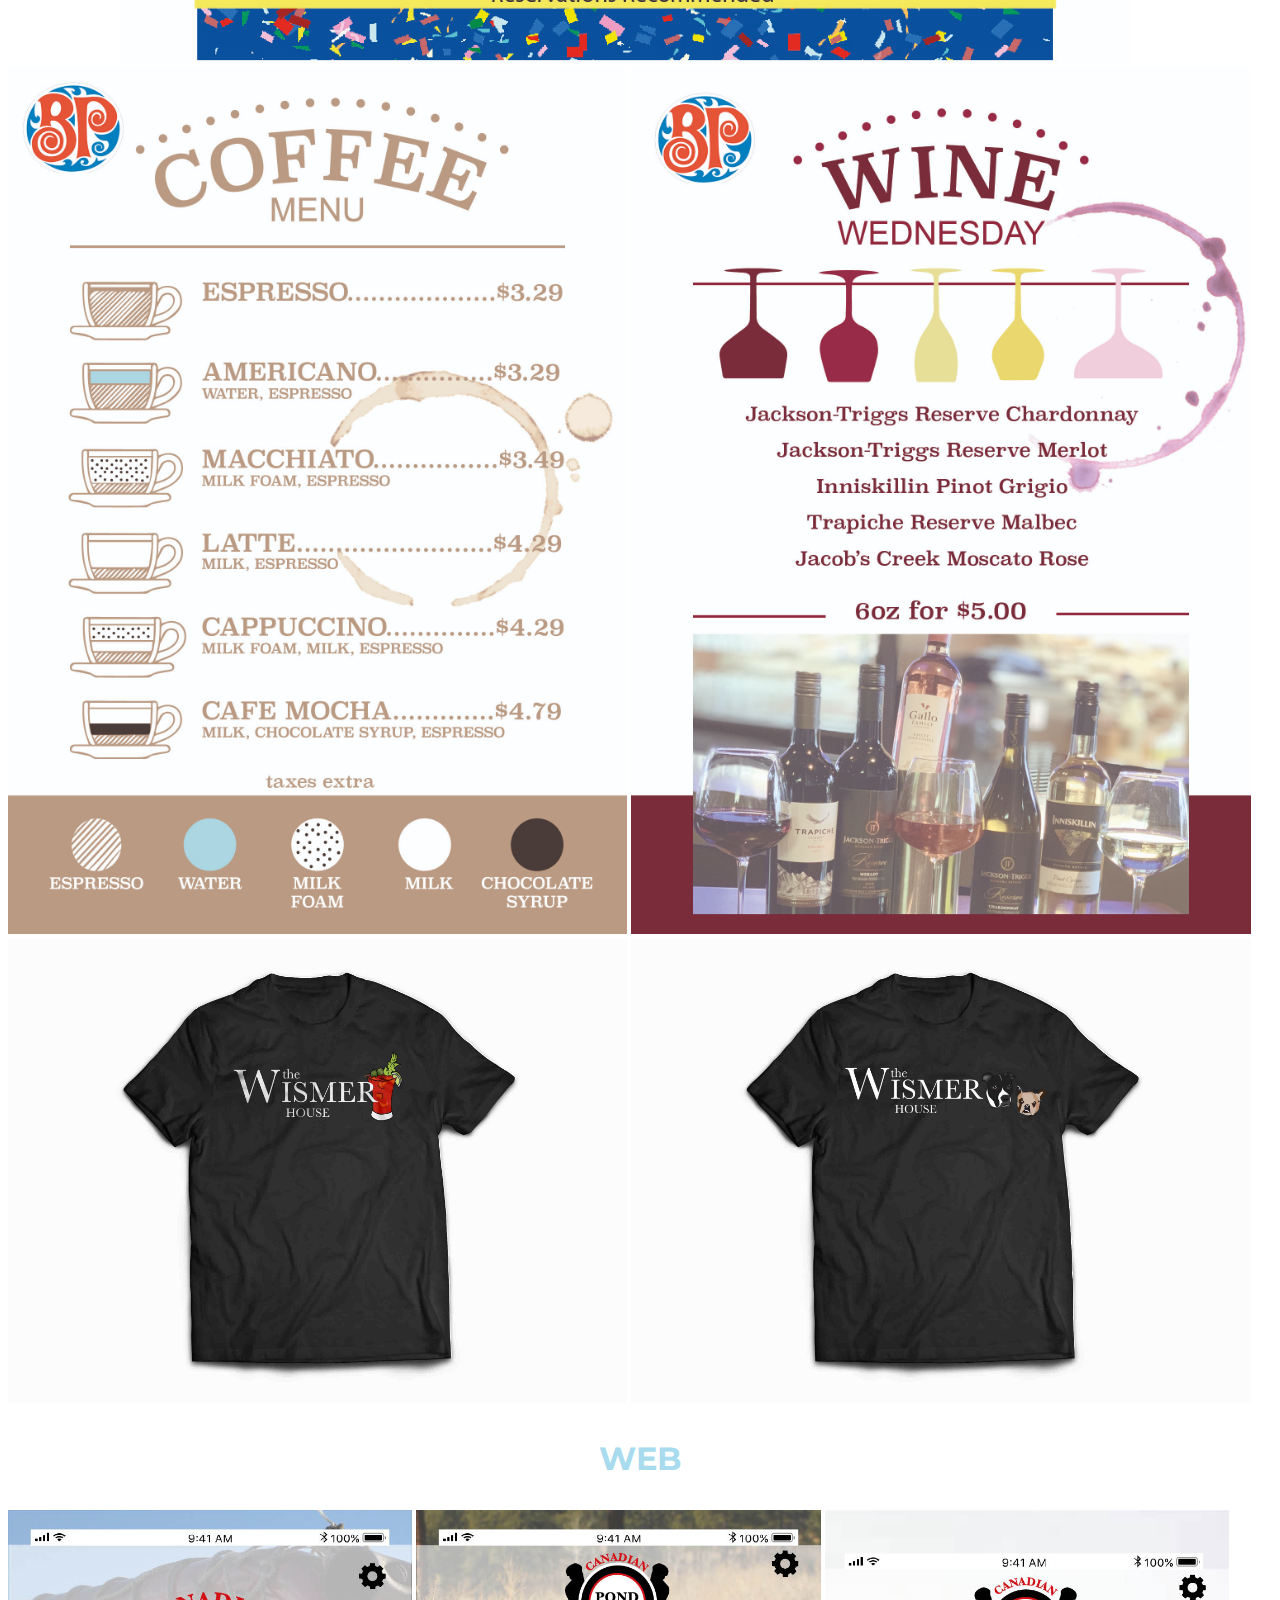
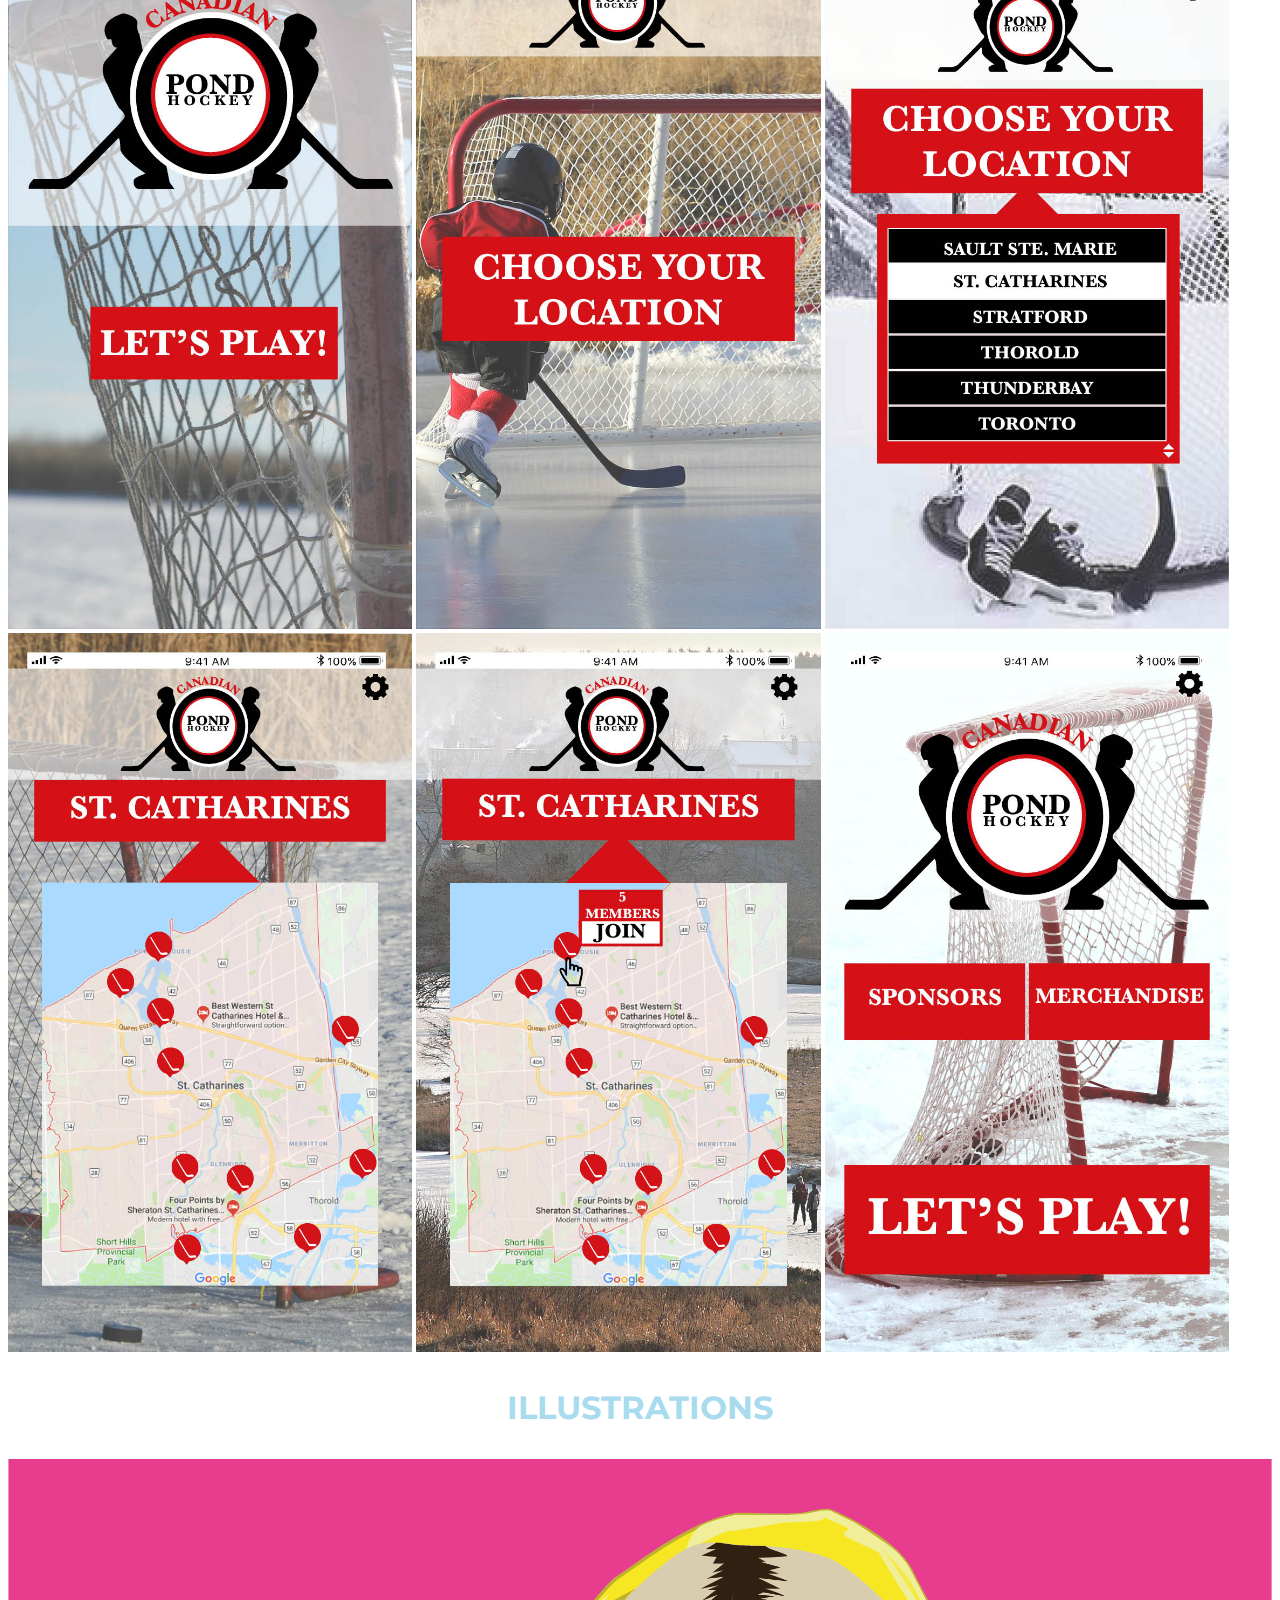
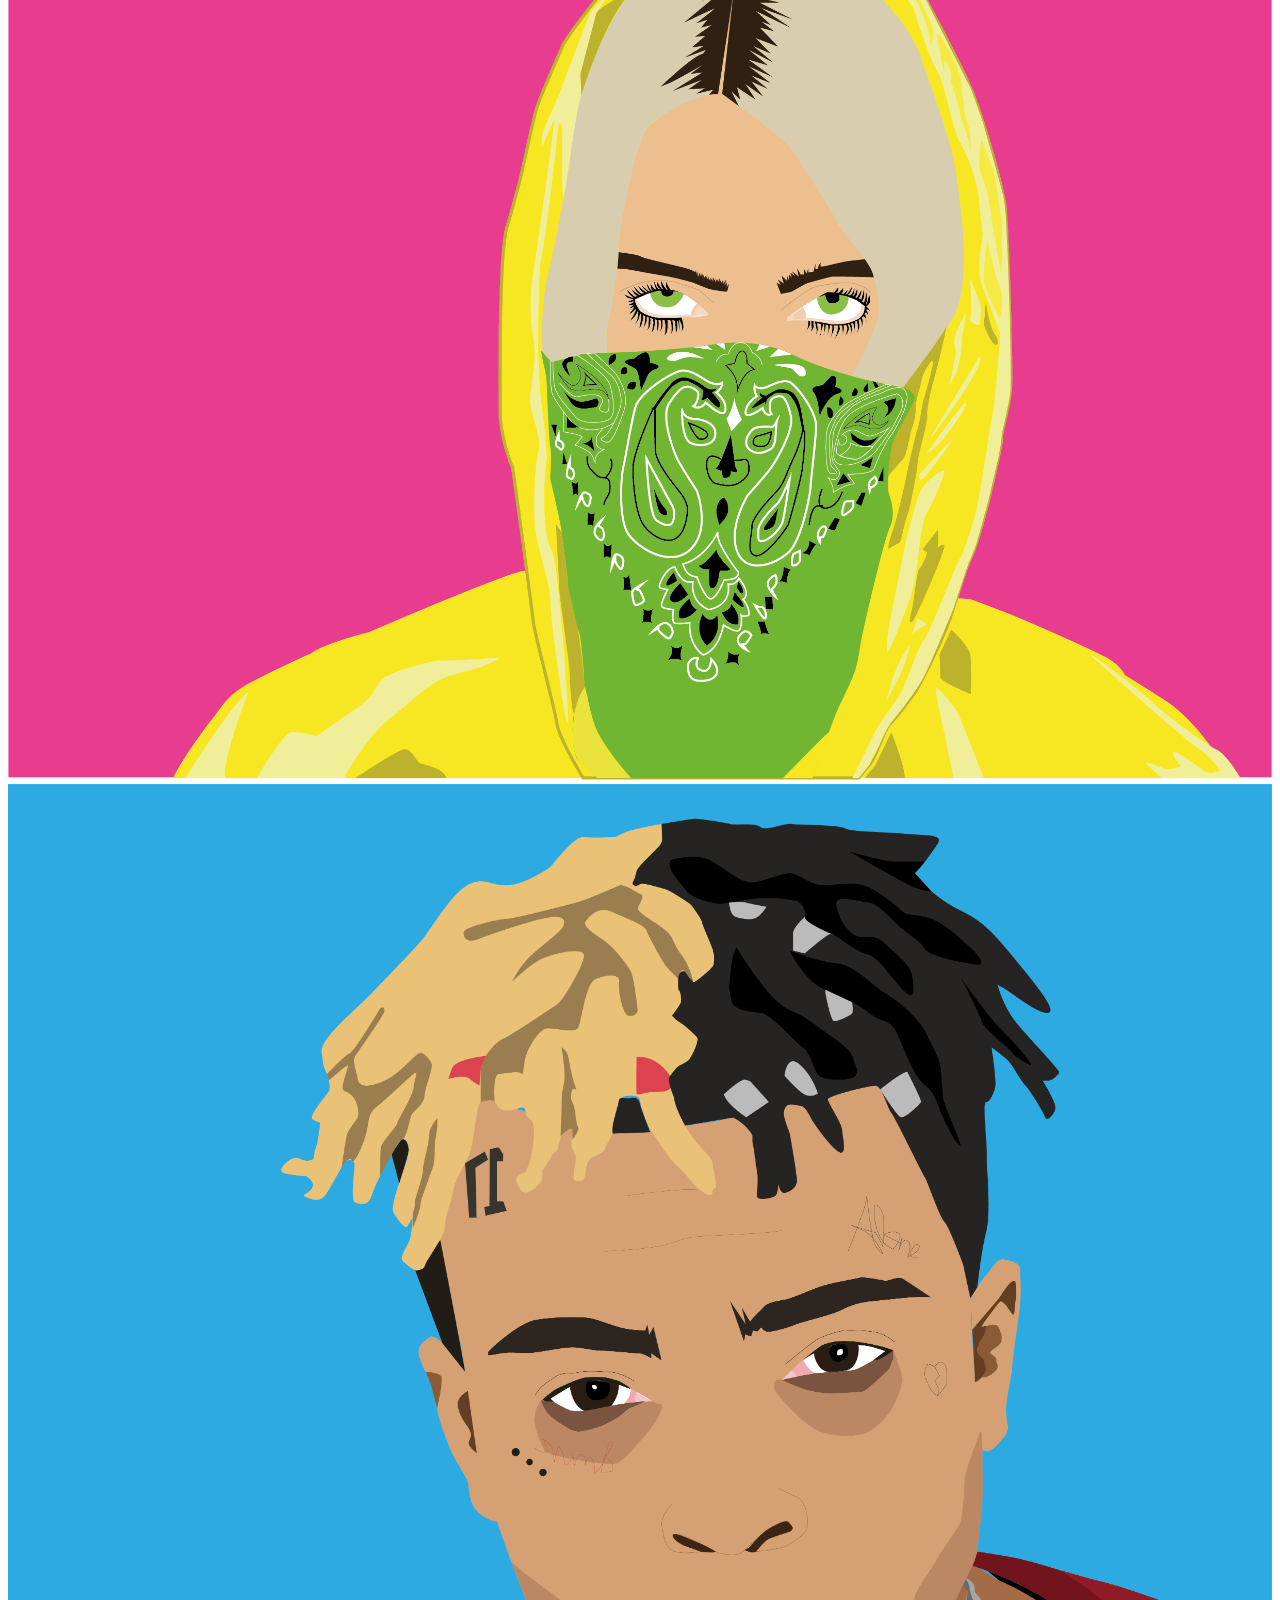
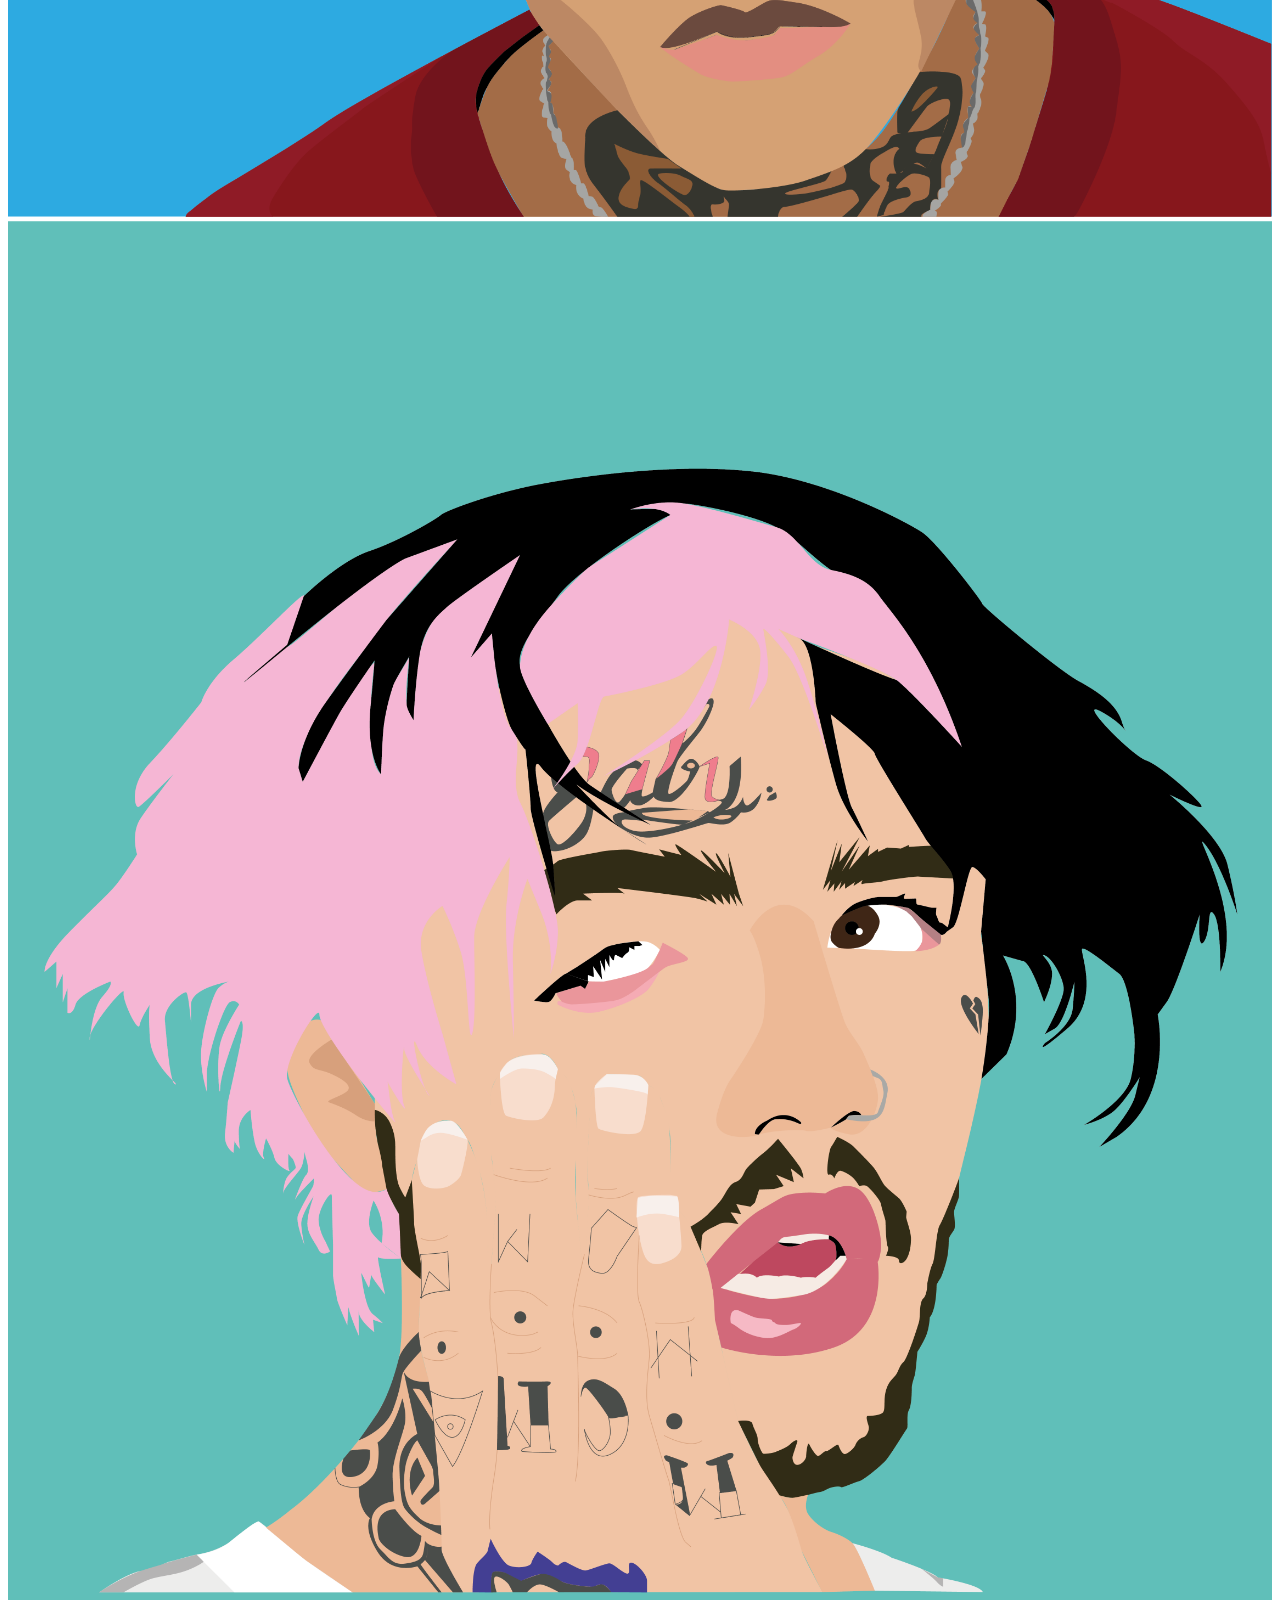
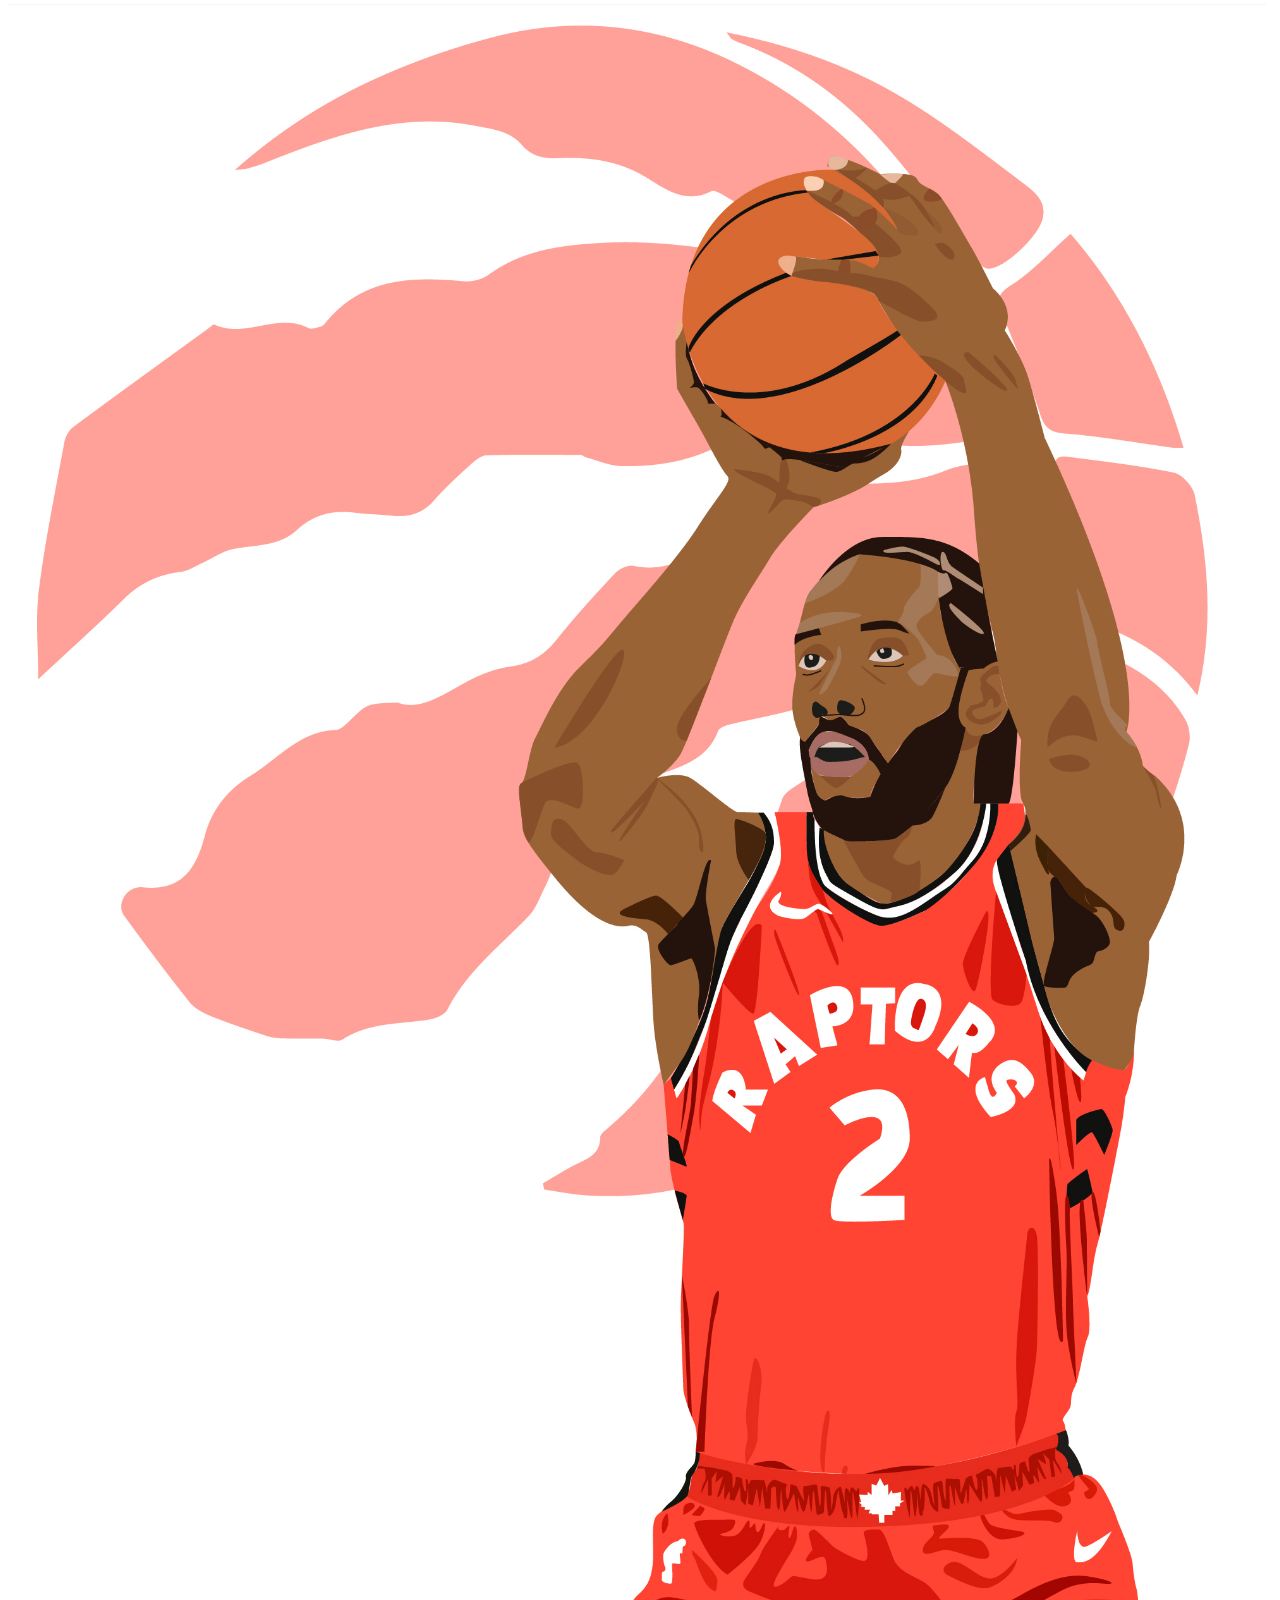
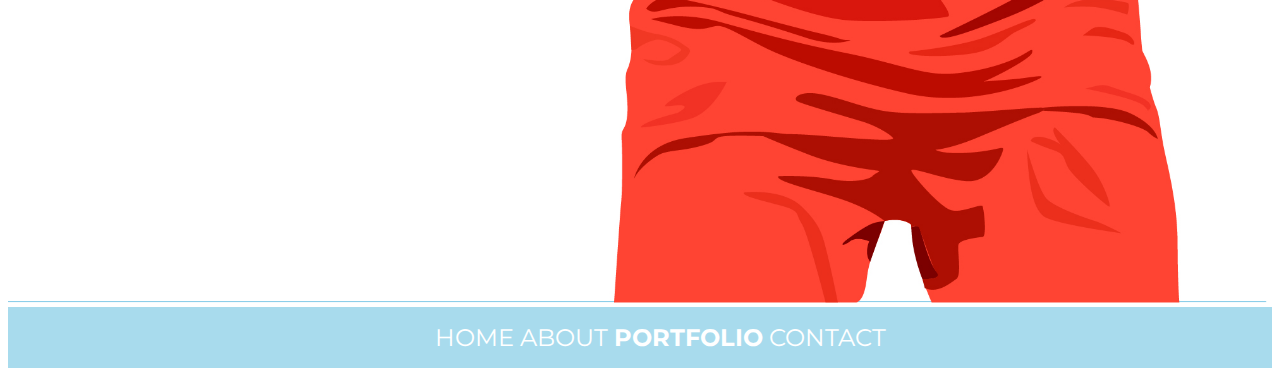
<file: web-portfolio/portfolio.html>
<!DOCTYPE html>
<html>
    <head>
        <title>Web Portfolio</title>
        <meta name="viewport" content="width=device-width, initial-scale=1.0">
        <link href="https://fonts.googleapis.com/css2?family=Montserrat:wght@300&display=swap" rel="stylesheet">
        <link rel="stylesheet" href="css/styles.css">
    </head>
    <body>
        <header>
           <h1>CHLOE PEREIRA</h1>
           <h2>GRAHPIC DESIGNER / WEB DEVELOPER</h2>
        </header>
        <nav>
            <ul> <!-- MAKE SURE PROPER PAGE IS ACTIVE-->
                <li><a href="index.html">HOME</a></li>
                <li><a href="about.html">ABOUT</a></li>
                <li><a class="active" href="portfolio.html">PORTFOLIO</a></li>
                <li><a href="contact.html">CONTACT</a></li>
            </ul>
        </nav>
        <!--USE CLASS FOR H4-->
        <div class="port">
            <h4>LOGOS</h4>
            <h4>PRINT</h4>
            <h4>WEB</h4>
            <h4>ILLUSTRATIONS</h4>
        </div>
        <!-- MAKE THE CLASS THE SAME IF YOU NEED TO ADJUST FOR MEDIA QUARIES-->
        <h3>LOGOS</h3>

            <img src="img/gemelli-studios.jpg" alt="gemelli-logo" class="gemelli">

            <img src="img/caesar.jpg" alt="wismer-logo" class="wismer">
            <img src="img/dogs.jpg" alt="wismer-logo" class="wismer2">
            
            <img src="img/thomson.jpg" alt="thomson-logo" class="thomson">

        <h3>PRINT</h3>

            <img src="img/newyears-eve.jpg" alt="newyear-poster" class="ny">

            <img src="img/coffee-menu.jpg" alt="coffee-menu" class="bp">
            <img src="img/wine-menu.jpg" alt="wine-menu" class="bp">

            <img src="img/shirt-mockup1.jpg" alt="shirt" class="shirt">
            <img src="img/shirt-mockup2.jpg" alt="shirt" class="shirt">

        <h3>WEB</h3>

            <img src="img/APP.jpg" alt="hockey app" class="app">
            <img src="img/APP2.jpg" alt="hockey app" class="app">
            <img src="img/APP3.jpg" alt="hockey app" class="app">
            <img src="img/APP4.jpg" alt="hockey app" class="app">
            <img src="img/APP5.jpg" alt="hockey app" class="app">
            <img src="img/APP6.jpg" alt="hockey app" class="app">

        <h3>ILLUSTRATIONS</h3>

            <img src="img/billie.jpg" alt="billie" class="illustrations">
            <img src="img/XXX.jpg" alt="xxx" class="illustrations">
            <img src="img/lilpeep.jpg" alt="lil-peep" class="illustrations">
            <img src="img/kawhi-lenord.jpg" alt="kawhi-lenord" class="illustrations">





    </body>
    <footer>
        <nav>
            <ul> <!-- MAKE SURE PROPER PAGE IS ACTIVE-->
                <li><a href="index.html">HOME</a></li>
                <li><a href="about.html">ABOUT</a></li>
                <li><a class="active" href="portfolio.html">PORTFOLIO</a></li>
                <li><a href="contact.html">CONTACT</a></li>
            </ul>
        </nav>
        

    </footer>
</html>
</file>
<file: mtm6201-landing-page/css/styles.css>
body{
    font-family:'Montserrat', sans-serif;
}

.main{
    display: grid;
    grid-template-columns: 1fr;
    justify-content: center;
    height: 100%;
    padding: 1rem;
    margin-top: 0;
    background-color: hsl(240, 100%, 98%);
    background-image: url(../img/scooter.svg);
    background-repeat: no-repeat;
    background-position: center;
    background-size: 50%;
    
}
/* Border on both Forms */
fieldset{
    border: none;
}

/* Apply Now Form */
form{
    border-radius: 30px;
}

.box form{
    margin-top: 0;
    margin-bottom: 3rem;
    background-color: white;
    box-shadow: 5px 5px grey;
    width: 400px;
    height: 100%;
    
}
 
.box h2{
    font-size: 3rem;
    font-weight: bold;

}

.form-text{
    background-color: whitesmoke;
    font-size: 1rem;
    height: 2rem;
    width: 100%;
    border-radius: 10px;
    border: none;
}

/* Drive with us Button */
input[type="submit"]{
    background-color: #57eeab;
    border-radius: 10px;
    width: 100%;
    height: 3rem;
    border: white;
    font-size: 2rem;
}

/* "Fine" is the fine print at the bottom of the form */
.fine{
    display: grid;
    grid-template-columns: 1fr 1fr;
}

.fine p{
    color: #ff8480;
}

/* Footer */
.footer{
    padding: 2rem 2rem;
    margin: 0 -1rem;
    background-color: #fffd8c;
}
/* Hours & City */
.calculate{
    display: grid;
    grid-template-columns: 1fr 2fr;
}
.form-text2{
    background-color: whitesmoke;
    font-size: 1rem;
    height: 2rem;
    width: 100%;
    border-radius: 10px;
    border: none;
}

/* Calculate Button */
input[type="submit2"]{
    background-color: #ff8480;
    border-radius: 10px;
    width: 400px;
    height: 2rem;
    border: white;
    color: white;
    text-align: center;
    font-size: 1.5rem;
}

.social{
    display: grid;
    grid-template-columns: repeat(2, 1fr 1fr);
    margin: 0 1rem;
}
/* Tablet View */
@media (min-width: 600px){
    .box form{
        margin-left: 5rem;
        
    }

    footer{
        display: grid;
        grid-template-columns: 1fr 2fr;
    }

    .social{
        display: grid;
        justify-content: center;
    }
}
@media (min-width: 1000px){
    header{
        display: grid;
        grid-template-columns: 2fr 2fr 4fr;
        grid-template-rows: 2fr;
    }


}
</file>
<file: pereira-midterm/css/styles.css>
@import url('https://fonts.googleapis.com/css2?family=Quicksand&display=swap');

/*header image */
.homepage{
    width: 100%;
    height: 100%;
}

/* navigation */
ul{
    list-style: none;
    background-color: #99ca99;
    text-align: center;
    margin: auto;
}

li{
    font-family: 'Quicksand', sans-serif;
    font-size: 1.5rem;
}

a.active {
    background-color: #87ad83;
    text-decoration: none;
    font-family: 'Quicksand', sans-serif;
    font-weight: bold;
    color: white;
}

nav a:link,
nav a:visited {
    color: white;
    text-decoration: none

}
nav a:hover,
nav a:active {
    color: white;
    text-decoration: underline;
}
/* headings for each page */
h1 {
    font-family: 'Times New Roman', Times, serif;
    text-align: center;
    margin: auto;
    padding-top: 1rem;
    color: #87ad83;
}
/* paragraph for each page */
p {
    font-family: 'Quicksand', sans-serif;
    text-align: center;
    color: #87ad83;
}
/* image on home page */
.homegarden {
    width: 0px;
    height: 0px;
}

/* image on about page */
.christine {
    width: 100%;
    height: auto;
}
/* animation 1*/
.christine:hover{
    opacity: 0.5;

}

/* products page */
h2 { 
    font-family: 'Quicksand', sans-serif;
    text-align: center;
    color: white;
    background-color: #87ad83;
    margin: auto;
}
.products{
    width: 100%;
    height: auto;
}

.flowers{
    width: 100%;
    height: auto;
}
/* animation2 */
.flowers:hover{
    transform: scale(1.5);
}

/* contact page */
.button{
    font-family: 'Quicksand', sans-serif;;
    text-align: center;
    font-size: 2rem;
    background-color: darkblue;
    width: auto;
    height: auto;
    border-radius: 10px;
    color: white;
}
/* prototypes page */
.prototypes{
    width: 100%;
    height: auto;
}
/* TABLET */
@media(min-width: 600px){
    li {
        display: inline-block;
        padding: 1.5rem;

    }

    /* home page */
    .homegarden {
        width: 100%;
        height: auto;
    }

    /*about page */
    .about {
        display: grid;
        grid-template-columns: repeat(4, 1fr);
        grid-template-rows: repeat(4, 1fr);
    }

    .about .chris:nth-child(1){
        grid-column: span 4;
        grid-row: 1;
    }
    .about .chris:nth-child(2){
        grid-column: span 2;
        grid-row: 2/3;
    }
    .about .chris:nth-child(3){
        grid-column: span 2;
        grid-row: 2/4;
    }
    .about .chris:nth-child(4){
        grid-column: span 2;
        grid-row: 3/4;
    }

    /* products page */
    .flowers{
        display: inline-block;
        width: 49%;
        height: 250px;
    }

    /* contact page */
    .contact{
        display: grid;
        grid-template-columns: 2fr 2fr;
    }
}
/* DESKTOP */
@media(min-width: 960px){
   .homepage{
       width: 100%;
       height: 400px;
   }
}
</file>
<file: web-portfolio/css/styles.css>
@import url('https://fonts.googleapis.com/css2?family=Montserrat:wght@300&display=swap');

/* HEADING */
header {
    background-image: url("../img/background1.jpg");
    background-position: center;
    background-repeat: no-repeat;
    background-size: cover;
    margin: auto;
    padding: 1rem;
}

h1 {
    font-family: 'Montserrat', sans-serif;
    color: white;
    font-size: 2.25rem;
    text-align: center;
    padding: 3.5rem;
    font-weight: 100;    
}

h2 {
    font-family: 'Montserrat', sans-serif;
    color: rgb(160, 158, 158);
    font-size: 1rem;
    text-align: center;
    padding: 1rem;
    font-weight: 300;
}

/* NAV */
ul{
    list-style: none;
    background-color: #A8DBED;
    text-align: center;
    margin: auto;
    padding-top: 1rem;
    padding-bottom: 1rem;
}

nav{
    font-family: 'Montserrat', sans-serif;
    font-size: 1.5rem;
    
}

a.active {
    text-decoration: underline;
    font-family: 'Montserrat', sans-serif;
    font-weight: bold;
}
/* ADJUST ACTIVE AND HOVER*/

nav a:link,
nav a:visited {
    color: white;
    text-decoration: none

}
nav a:hover,
nav a:active {
    color: white;
    text-decoration: underline;
}

/* HEADINGS FOR EACH PAGE */
h3 {
    font-family: 'Montserrat', sans-serif;
    font-size: 3rem;
    color: #A8DBED;
    text-align: center;
}

/* PARAGRAPHS FOR EACH PAGE */
p {
    font-family: 'Montserrat', sans-serif;
    font-size: 1.5rem;
    color: #A8DBED;
    text-align: center;
}

/* LOGOS ON HOME PAGE */
.logo1 {
    width: 100%;
    height: auto;
}

.logo2 {
    width: 0%;
    height: 0%;
}

/* PORTFOLIO PAGE */

h4 {
    font-family: 'Montserrat', sans-serif;
    font-size: 3rem;
    color: white;
    background-color: #A8DBED;
    text-align: center;

}

/* LOGO IMAGES */
.gemelli {
    width: 100%;
    height: auto;
}

.wismer {
    width: 100%;
    height: auto;
}

.wismer2 {
    width: 100%;
    height: auto;
}

.thomson {
    width: 100%;
    height: auto;
}

/* PRINT IMAGES */

.ny {
    width: 100%;
    height: auto;
}

.bp {
    width: 100%;
    height: auto;
    
}

.shirt {
    width: 100%;
    height: auto;
}

/* WEB */
.app {
    display: inline-block;
    width: 49%;
    height: auto;

}

/* ILLUSTRATIONS */
.illustrations {
    width: 100%;
    height: auto;
}

/* TABLET VIEW */
@media(min-width: 650px){
    li {
        display: inline-block;
    }
/* HOME PAGE */
    .logo1 {
        width: 49%;
        height: auto;
    }

    .logo2 {
        width: 49%;
        height: auto;
    }

/* PORTFOLIO PAGE */
    h4 {
        font-size: 3rem;
        text-align: center;
        padding: 2rem;
        display: inline-block;
        text-align: center;
    }
    .gemelli {
        width: 49%;
        height: auto;
    }
    .wismer {
        width: 48%;
        height: auto;

    }
    .bp {
        width: 49%;
        height: auto;
    }

}

/* DESKTOP VIEW */
@media(min-width: 978px){
    h3 {
        font-size: 2rem;
    }
    p {
        font-size: 1rem;
    }
/* HOME PAGE */
    .logos {
        padding-left: 25rem;
        padding-right: 10rem;
    }
    .logo1 {
        width: 30%;
        height: auto;
        
    }

    .logo2 {
        width: 30%;
        height: auto;
    }
/* PORTFOLIO PAGE */
    .ny {
        width: 80%;
        height: auto;
        padding-left: 7rem;
    }
    .shirt {
        width: 49%;
        height: auto;
    }

    .app {
        width: 32%;
        height: auto;
    }
}
</file>
